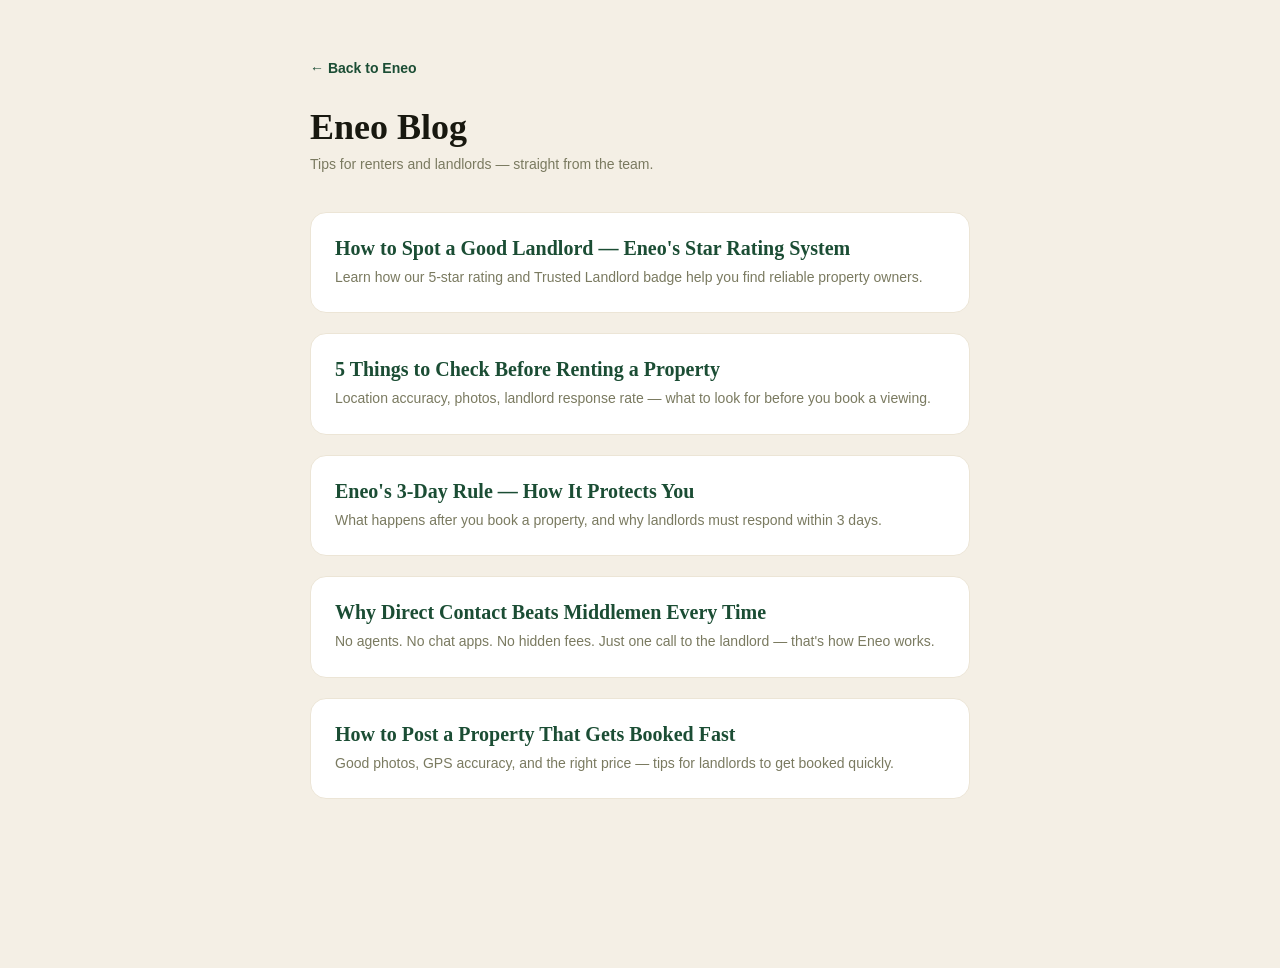
<file: blog.html>
<!DOCTYPE html>
<html lang="en">
<head>
  <meta charset="UTF-8">
  <meta name="viewport" content="width=device-width, initial-scale=1.0">
  <title>Eneo Blog — Tips for Renters & Landlords</title>
  <link rel="stylesheet" href="css/styles.css">
  <style>
    .blog-page { max-width: 700px; margin: 0 auto; padding: 60px 20px; font-family: 'Outfit', sans-serif; color: var(--ink); }
    .blog-page h1 { font-family: 'Playfair Display', serif; font-size: 36px; margin-bottom: 8px; }
    .blog-page .sub { color: var(--text3); margin-bottom: 40px; }
    .blog-post { background: var(--white); border: 1px solid var(--cream2); border-radius: 16px; padding: 24px; margin-bottom: 20px; cursor: pointer; transition: box-shadow .2s; }
    .blog-post:hover { box-shadow: var(--sh2); }
    .blog-post h2 { font-family: 'Playfair Display', serif; font-size: 20px; margin-bottom: 6px; color: var(--forest); }
    .blog-post p { color: var(--text3); font-size: 14px; line-height: 1.6; }
    .back-link { display: inline-block; margin-bottom: 30px; color: var(--forest); font-weight: 600; text-decoration: none; }
    /* Dark mode */
    html.dark .blog-post { background: var(--white); border-color: rgba(74,184,122,.1); }
    html.dark .blog-post h2 { color: var(--forest2); }
    html.dark .blog-post p { color: var(--text3); }
  </style>
</head>
<body style="background:var(--cream); min-height:100vh; overflow-y:auto;">

<div class="blog-page">
  <a href="index.html" class="back-link">← Back to Eneo</a>
  <h1>Eneo Blog</h1>
  <p class="sub">Tips for renters and landlords — straight from the team.</p>

  <div class="blog-post" onclick="location.href='blog/spot-good-landlord.html'">
    <h2>How to Spot a Good Landlord — Eneo's Star Rating System</h2>
    <p>Learn how our 5-star rating and Trusted Landlord badge help you find reliable property owners.</p>
  </div>

  <div class="blog-post" onclick="location.href='blog/5-things-before-renting.html'">
    <h2>5 Things to Check Before Renting a Property</h2>
    <p>Location accuracy, photos, landlord response rate — what to look for before you book a viewing.</p>
  </div>

  <div class="blog-post" onclick="location.href='blog/3-day-rule.html'">
    <h2>Eneo's 3-Day Rule — How It Protects You</h2>
    <p>What happens after you book a property, and why landlords must respond within 3 days.</p>
  </div>

  <div class="blog-post" onclick="location.href='blog/direct-contact.html'">
    <h2>Why Direct Contact Beats Middlemen Every Time</h2>
    <p>No agents. No chat apps. No hidden fees. Just one call to the landlord — that's how Eneo works.</p>
  </div>

  <div class="blog-post" onclick="location.href='blog/post-property-fast.html'">
    <h2>How to Post a Property That Gets Booked Fast</h2>
    <p>Good photos, GPS accuracy, and the right price — tips for landlords to get booked quickly.</p>
  </div>
</div>

<footer style="text-align:center;padding:32px 20px 20px;font-size:11px;color:var(--text4);opacity:.95;letter-spacing:.3px;line-height:1.7;">
  <span>© 2026 <span style="font-weight:500;">itskelvin44-lab</span> Devs Org.</span><br>
  <span>From a developer who believes in the ones building a life, one home at a time.</span>
</footer>
</body>
</html>
</file>
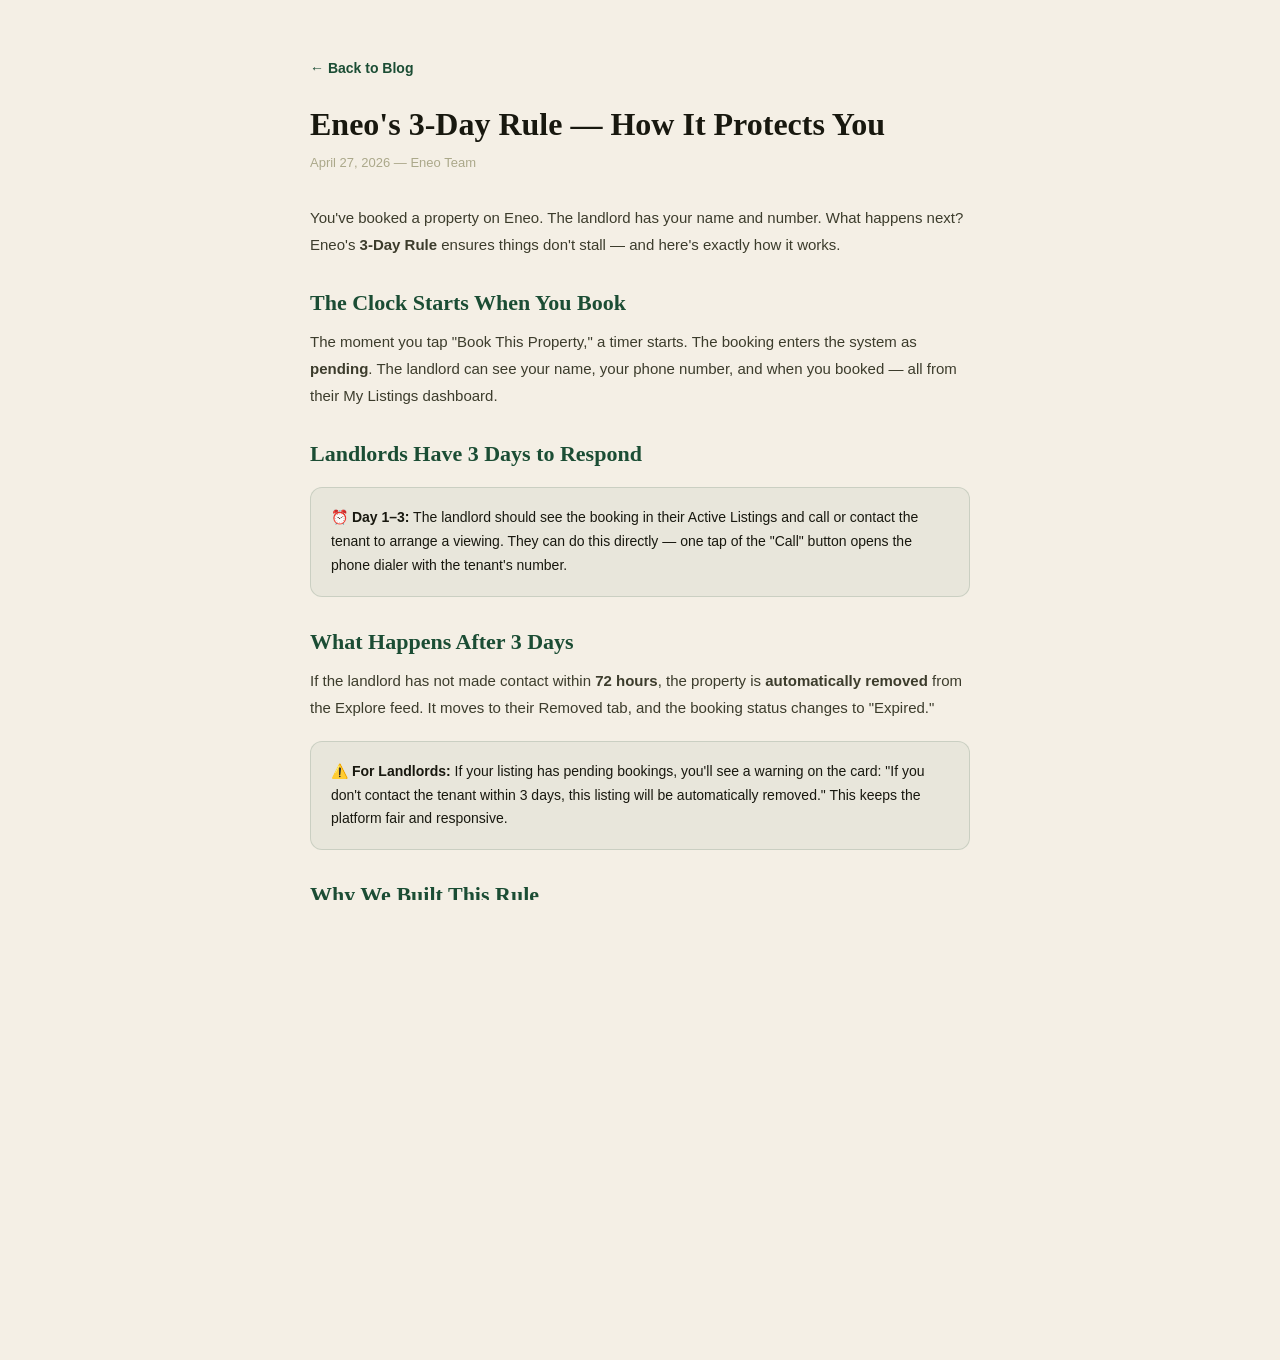
<file: blog/3-day-rule.html>
<!DOCTYPE html>
<html lang="en">
<head>
  <meta charset="UTF-8">
  <meta name="viewport" content="width=device-width, initial-scale=1.0">
  <title>Eneo's 3-Day Rule — Eneo Blog</title>
  <link rel="stylesheet" href="../css/styles.css">
  <style>
    .post-page { max-width: 700px; margin: 0 auto; padding: 60px 20px; font-family: 'Outfit', sans-serif; color: var(--ink); }
    .post-page h1 { font-family: 'Playfair Display', serif; font-size: 32px; margin-bottom: 8px; }
    .post-page .date { color: var(--text4); font-size: 13px; margin-bottom: 30px; }
    .post-page p { font-size: 15px; line-height: 1.8; color: var(--text2); margin-bottom: 18px; }
    .post-page h2 { font-family: 'Playfair Display', serif; font-size: 22px; margin: 32px 0 12px; color: var(--forest); }
    .back-link { display: inline-block; margin-bottom: 30px; color: var(--forest); font-weight: 600; text-decoration: none; }
    .highlight-box { background: rgba(27,77,52,.05); border: 1px solid rgba(27,77,52,.15); border-radius: 12px; padding: 18px 20px; margin: 20px 0; font-size: 14px; line-height: 1.7; }
    html.dark .post-page { color: var(--ink); }
    html.dark .post-page p { color: var(--text2); }
    html.dark .highlight-box { background: rgba(74,184,122,.06); border-color: rgba(74,184,122,.15); }
  </style>
</head>
<body style="background:var(--cream); min-height:100vh; overflow-y:auto;"></body>
<div class="post-page">
  <a href="../blog.html" class="back-link">← Back to Blog</a>
  <h1>Eneo's 3-Day Rule — How It Protects You</h1>
  <p class="date">April 27, 2026 — Eneo Team</p>

  <p>You've booked a property on Eneo. The landlord has your name and number. What happens next? Eneo's <strong>3-Day Rule</strong> ensures things don't stall — and here's exactly how it works.</p>

  <h2>The Clock Starts When You Book</h2>
  <p>The moment you tap "Book This Property," a timer starts. The booking enters the system as <strong>pending</strong>. The landlord can see your name, your phone number, and when you booked — all from their My Listings dashboard.</p>

  <h2>Landlords Have 3 Days to Respond</h2>
  <div class="highlight-box">
    <strong>⏰ Day 1–3:</strong> The landlord should see the booking in their Active Listings and call or contact the tenant to arrange a viewing. They can do this directly — one tap of the "Call" button opens the phone dialer with the tenant's number.
  </div>

  <h2>What Happens After 3 Days</h2>
  <p>If the landlord has not made contact within <strong>72 hours</strong>, the property is <strong>automatically removed</strong> from the Explore feed. It moves to their Removed tab, and the booking status changes to "Expired."</p>

  <div class="highlight-box">
    <strong>⚠️ For Landlords:</strong> If your listing has pending bookings, you'll see a warning on the card: "If you don't contact the tenant within 3 days, this listing will be automatically removed." This keeps the platform fair and responsive.
  </div>

  <h2>Why We Built This Rule</h2>
  <p>Without the 3-Day Rule, a property could sit "booked" forever while the landlord ignores it. Tenants would be left waiting. The feed would fill up with unavailable listings. The rule ensures that every listing on Eneo is either actively managed or removed.</p>

  <h2>Can a Landlord Restore a Removed Property?</h2>
  <p>Yes. If a property is removed (whether by the 3-Day Rule or manually), the landlord can restore it with one tap from the Removed tab. It goes right back to Active and reappears in the Explore feed.</p>

  <p style="margin-top:40px;"><a href="../blog.html" style="color:var(--forest);font-weight:600;">← More articles on the Eneo Blog</a></p>
</div>
<footer style="text-align:center;padding:32px 20px 20px;font-size:11px;color:var(--text4);opacity:.95;letter-spacing:.3px;line-height:1.7;">
  <span>© 2026 <span style="font-weight:500;">itskelvin44-lab</span> Devs Org.</span><br>
  <span>From a developer who believes in the ones building a life, one home at a time.</span>
</footer>
</body>
</html>
</file>
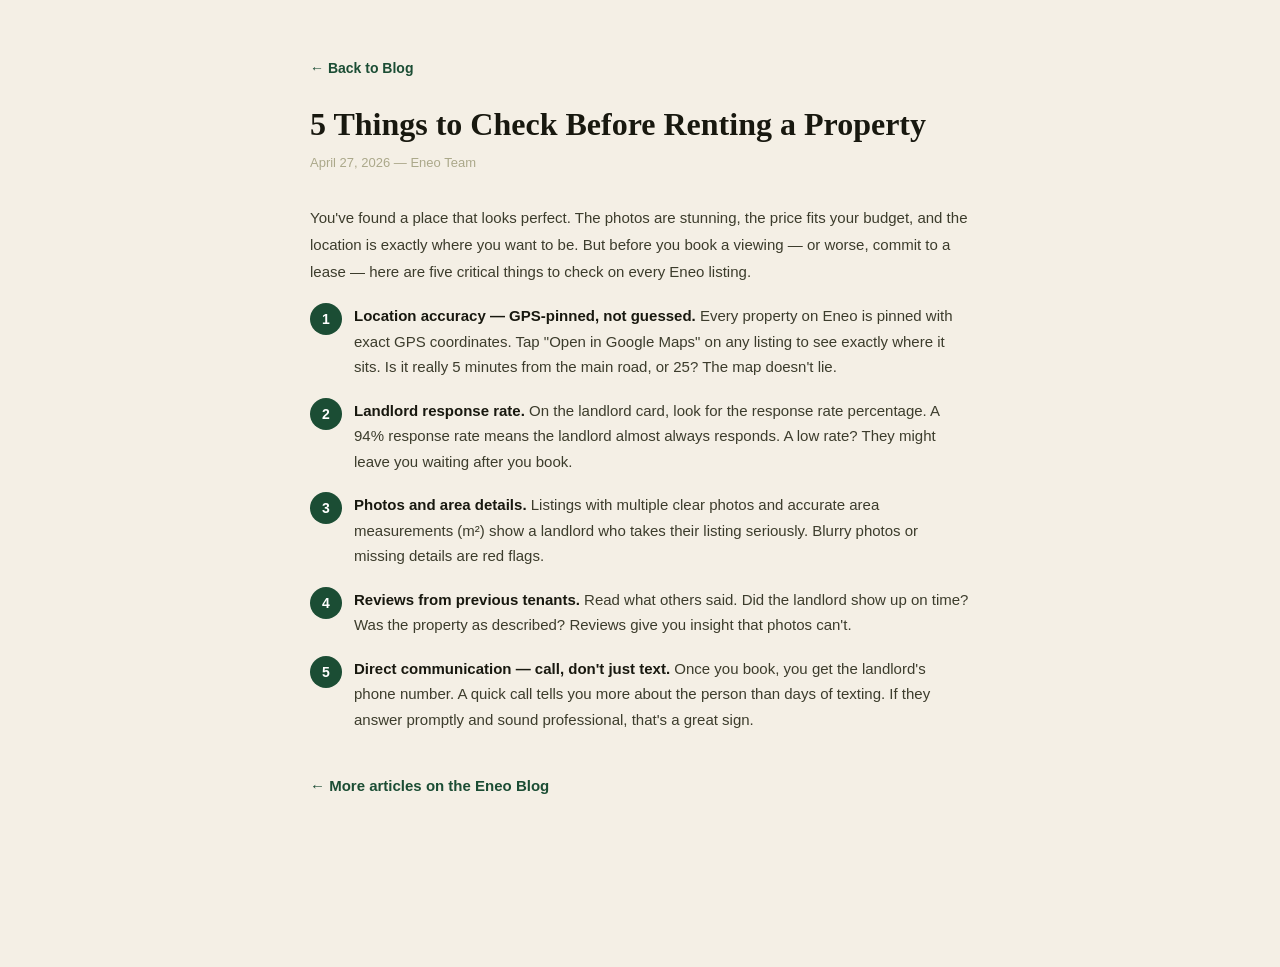
<file: blog/5-things-before-renting.html>
<!DOCTYPE html>
<html lang="en">
<head>
  <meta charset="UTF-8">
  <meta name="viewport" content="width=device-width, initial-scale=1.0">
  <title>5 Things to Check Before Renting — Eneo Blog</title>
  <link rel="stylesheet" href="../css/styles.css">
  <style>
    .post-page { max-width: 700px; margin: 0 auto; padding: 60px 20px; font-family: 'Outfit', sans-serif; color: var(--ink); }
    .post-page h1 { font-family: 'Playfair Display', serif; font-size: 32px; margin-bottom: 8px; }
    .post-page .date { color: var(--text4); font-size: 13px; margin-bottom: 30px; }
    .post-page p { font-size: 15px; line-height: 1.8; color: var(--text2); margin-bottom: 18px; }
    .post-page h2 { font-family: 'Playfair Display', serif; font-size: 22px; margin: 32px 0 12px; color: var(--forest); }
    .back-link { display: inline-block; margin-bottom: 30px; color: var(--forest); font-weight: 600; text-decoration: none; }
    .tip { display: flex; gap: 12px; margin-bottom: 18px; align-items: flex-start; }
    .tip-num { width: 32px; height: 32px; border-radius: 50%; background: var(--forest); color: #fff; display: flex; align-items: center; justify-content: center; font-weight: 700; font-size: 14px; flex-shrink: 0; }
    .tip-text { font-size: 15px; line-height: 1.7; color: var(--text2); }
    .tip-text strong { color: var(--ink); }
    html.dark .post-page { color: var(--ink); }
    html.dark .post-page p, html.dark .tip-text { color: var(--text2); }
  </style>
</head>
<body style="background:var(--cream); min-height:100vh; overflow-y:auto;">
<div class="post-page">
  <a href="../blog.html" class="back-link">← Back to Blog</a>
  <h1>5 Things to Check Before Renting a Property</h1>
  <p class="date">April 27, 2026 — Eneo Team</p>

  <p>You've found a place that looks perfect. The photos are stunning, the price fits your budget, and the location is exactly where you want to be. But before you book a viewing — or worse, commit to a lease — here are five critical things to check on every Eneo listing.</p>

  <div class="tip">
    <div class="tip-num">1</div>
    <div class="tip-text"><strong>Location accuracy — GPS-pinned, not guessed.</strong> Every property on Eneo is pinned with exact GPS coordinates. Tap "Open in Google Maps" on any listing to see exactly where it sits. Is it really 5 minutes from the main road, or 25? The map doesn't lie.</div>
  </div>

  <div class="tip">
    <div class="tip-num">2</div>
    <div class="tip-text"><strong>Landlord response rate.</strong> On the landlord card, look for the response rate percentage. A 94% response rate means the landlord almost always responds. A low rate? They might leave you waiting after you book.</div>
  </div>

  <div class="tip">
    <div class="tip-num">3</div>
    <div class="tip-text"><strong>Photos and area details.</strong> Listings with multiple clear photos and accurate area measurements (m²) show a landlord who takes their listing seriously. Blurry photos or missing details are red flags.</div>
  </div>

  <div class="tip">
    <div class="tip-num">4</div>
    <div class="tip-text"><strong>Reviews from previous tenants.</strong> Read what others said. Did the landlord show up on time? Was the property as described? Reviews give you insight that photos can't.</div>
  </div>

  <div class="tip">
    <div class="tip-num">5</div>
    <div class="tip-text"><strong>Direct communication — call, don't just text.</strong> Once you book, you get the landlord's phone number. A quick call tells you more about the person than days of texting. If they answer promptly and sound professional, that's a great sign.</div>
  </div>

  <p style="margin-top:40px;"><a href="../blog.html" style="color:var(--forest);font-weight:600;">← More articles on the Eneo Blog</a></p>
</div>
<footer style="text-align:center;padding:32px 20px 20px;font-size:11px;color:var(--text4);opacity:.95;letter-spacing:.3px;line-height:1.7;">
  <span>© 2026 <span style="font-weight:500;">itskelvin44-lab</span> Devs Org.</span><br>
  <span>From a developer who believes in the ones building a life, one home at a time.</span>
</footer>
</body>
</html>
</file>
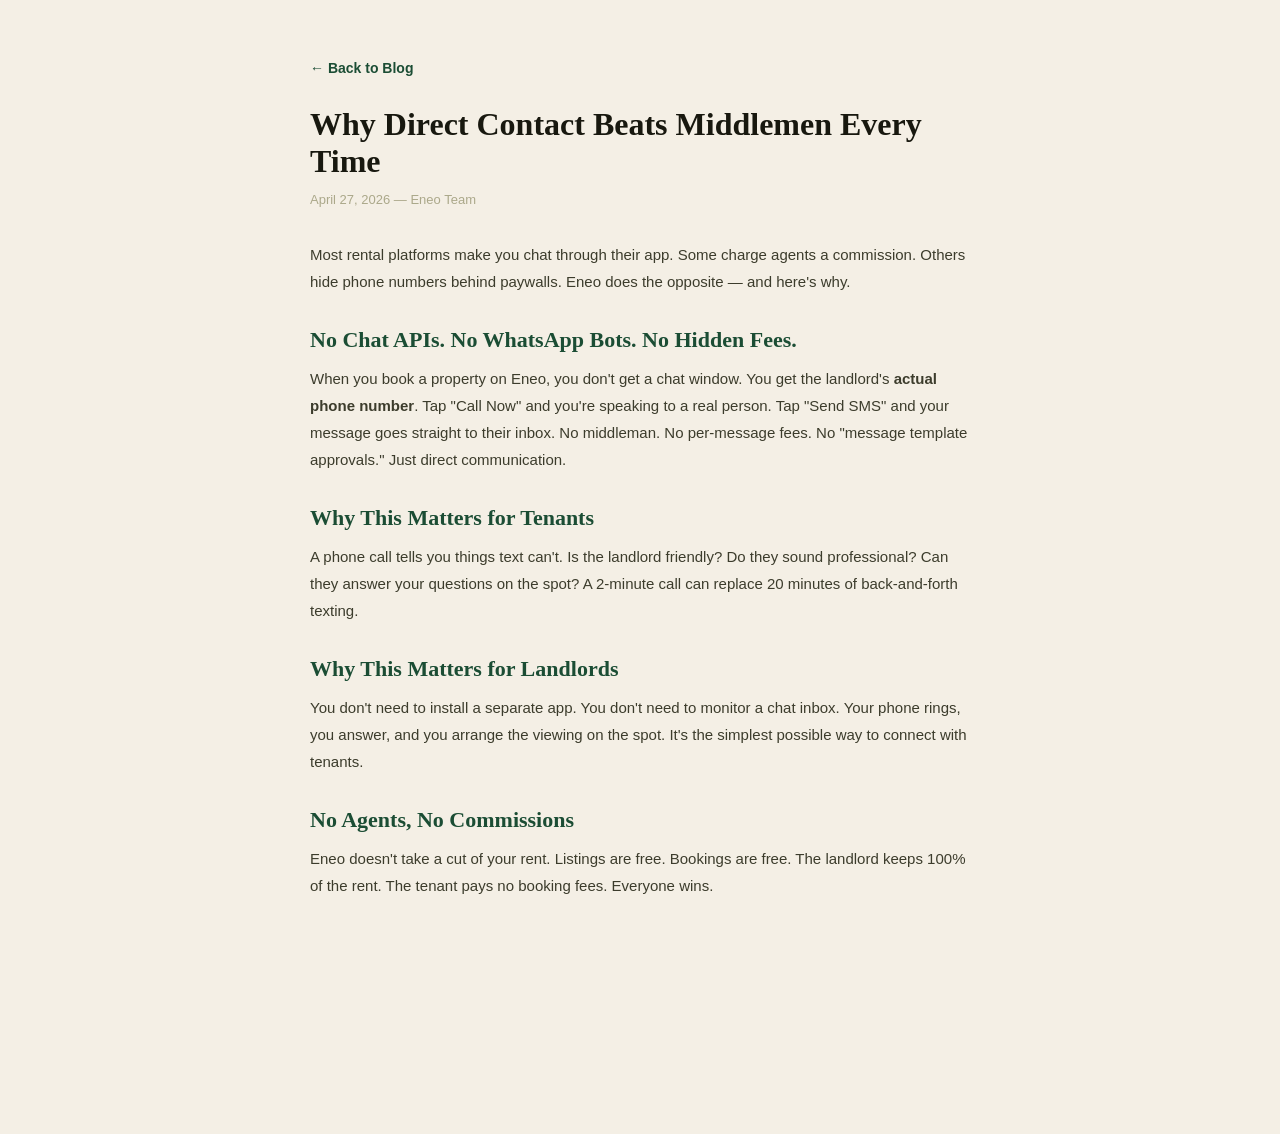
<file: blog/direct-contact.html>
<!DOCTYPE html>
<html lang="en">
<head>
  <meta charset="UTF-8">
  <meta name="viewport" content="width=device-width, initial-scale=1.0">
  <title>Why Direct Contact Wins — Eneo Blog</title>
  <link rel="stylesheet" href="../css/styles.css">
  <style>
    .post-page { max-width: 700px; margin: 0 auto; padding: 60px 20px; font-family: 'Outfit', sans-serif; color: var(--ink); }
    .post-page h1 { font-family: 'Playfair Display', serif; font-size: 32px; margin-bottom: 8px; }
    .post-page .date { color: var(--text4); font-size: 13px; margin-bottom: 30px; }
    .post-page p { font-size: 15px; line-height: 1.8; color: var(--text2); margin-bottom: 18px; }
    .post-page h2 { font-family: 'Playfair Display', serif; font-size: 22px; margin: 32px 0 12px; color: var(--forest); }
    .back-link { display: inline-block; margin-bottom: 30px; color: var(--forest); font-weight: 600; text-decoration: none; }
    html.dark .post-page { color: var(--ink); }
    html.dark .post-page p { color: var(--text2); }
  </style>
</head>
<body style="background:var(--cream); min-height:100vh; overflow-y:auto;">
<div class="post-page">
  <a href="../blog.html" class="back-link">← Back to Blog</a>
  <h1>Why Direct Contact Beats Middlemen Every Time</h1>
  <p class="date">April 27, 2026 — Eneo Team</p>

  <p>Most rental platforms make you chat through their app. Some charge agents a commission. Others hide phone numbers behind paywalls. Eneo does the opposite — and here's why.</p>

  <h2>No Chat APIs. No WhatsApp Bots. No Hidden Fees.</h2>
  <p>When you book a property on Eneo, you don't get a chat window. You get the landlord's <strong>actual phone number</strong>. Tap "Call Now" and you're speaking to a real person. Tap "Send SMS" and your message goes straight to their inbox. No middleman. No per-message fees. No "message template approvals." Just direct communication.</p>

  <h2>Why This Matters for Tenants</h2>
  <p>A phone call tells you things text can't. Is the landlord friendly? Do they sound professional? Can they answer your questions on the spot? A 2-minute call can replace 20 minutes of back-and-forth texting.</p>

  <h2>Why This Matters for Landlords</h2>
  <p>You don't need to install a separate app. You don't need to monitor a chat inbox. Your phone rings, you answer, and you arrange the viewing on the spot. It's the simplest possible way to connect with tenants.</p>

  <h2>No Agents, No Commissions</h2>
  <p>Eneo doesn't take a cut of your rent. Listings are free. Bookings are free. The landlord keeps 100% of the rent. The tenant pays no booking fees. Everyone wins.</p>

  <p style="margin-top:40px;"><a href="../blog.html" style="color:var(--forest);font-weight:600;">← More articles on the Eneo Blog</a></p>
</div>
<footer style="text-align:center;padding:32px 20px 20px;font-size:11px;color:var(--text4);opacity:.95;letter-spacing:.3px;line-height:1.7;">
  <span>© 2026 <span style="font-weight:500;">itskelvin44-lab</span> Devs Org.</span><br>
  <span>From a developer who believes in the ones building a life, one home at a time.</span>
</footer>
</body>
</html>
</file>
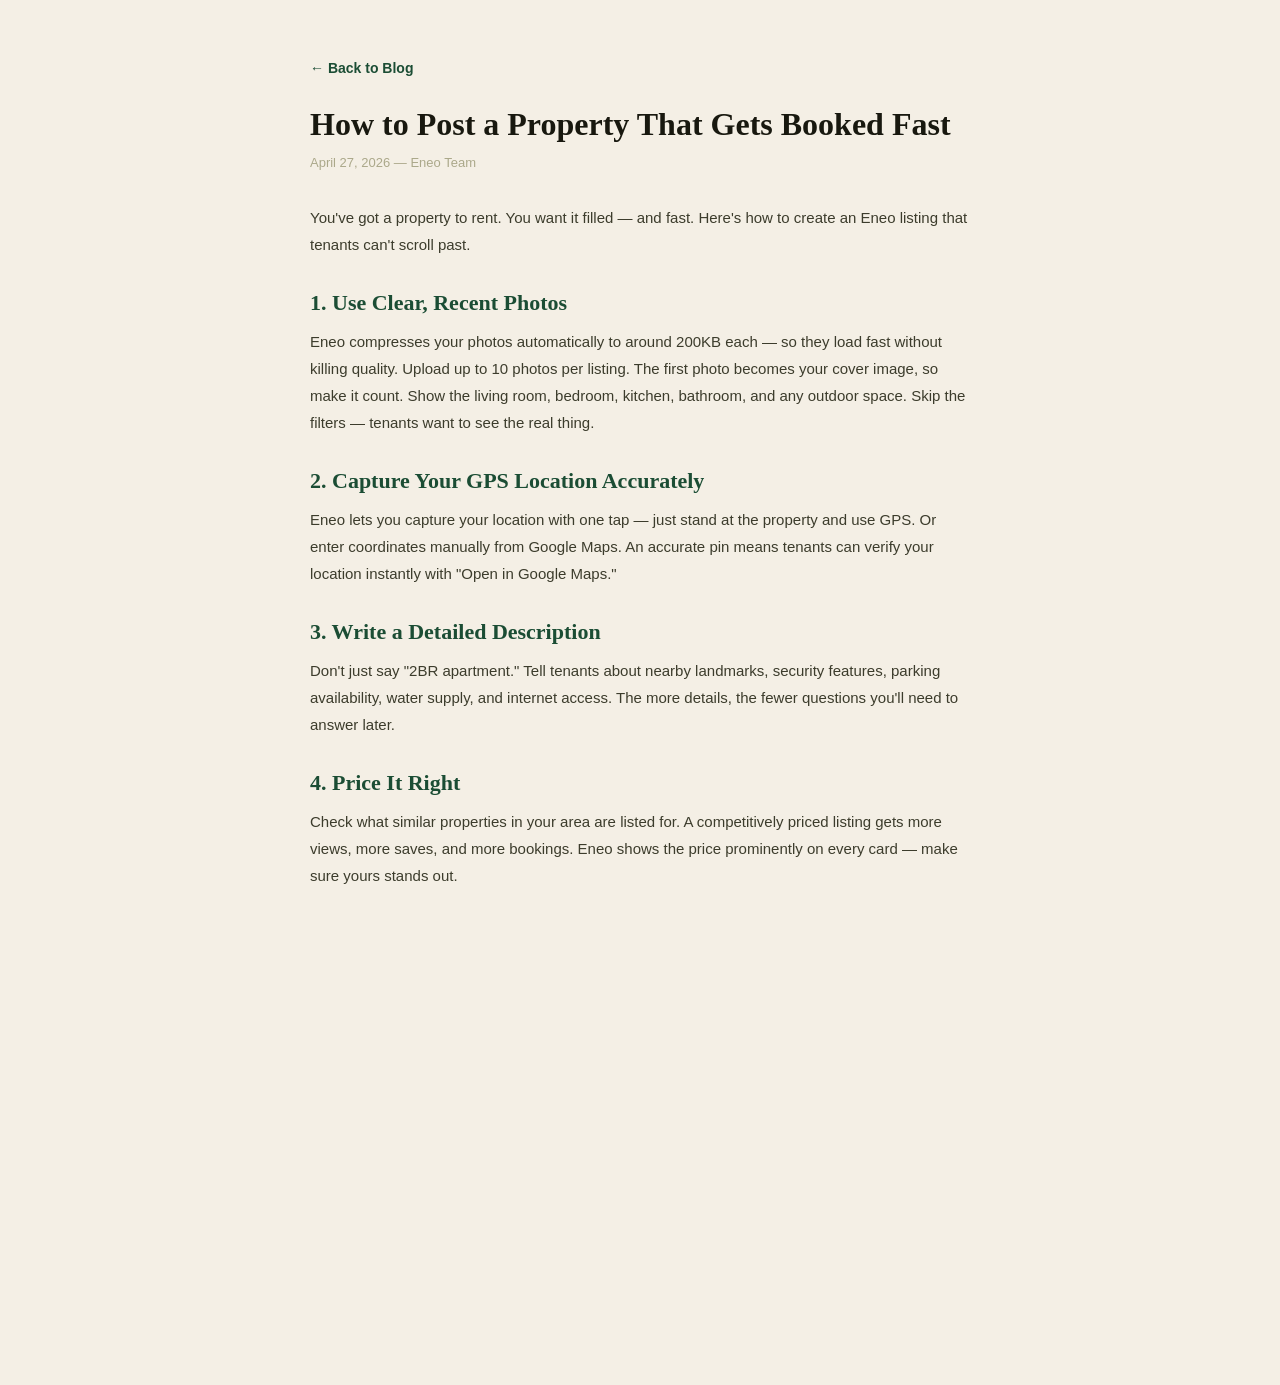
<file: blog/post-property-fast.html>
<!DOCTYPE html>
<html lang="en">
<head>
  <meta charset="UTF-8">
  <meta name="viewport" content="width=device-width, initial-scale=1.0">
  <title>Post a Property That Gets Booked Fast — Eneo Blog</title>
  <link rel="stylesheet" href="../css/styles.css">
  <style>
    .post-page { max-width: 700px; margin: 0 auto; padding: 60px 20px; font-family: 'Outfit', sans-serif; color: var(--ink); }
    .post-page h1 { font-family: 'Playfair Display', serif; font-size: 32px; margin-bottom: 8px; }
    .post-page .date { color: var(--text4); font-size: 13px; margin-bottom: 30px; }
    .post-page p { font-size: 15px; line-height: 1.8; color: var(--text2); margin-bottom: 18px; }
    .post-page h2 { font-family: 'Playfair Display', serif; font-size: 22px; margin: 32px 0 12px; color: var(--forest); }
    .back-link { display: inline-block; margin-bottom: 30px; color: var(--forest); font-weight: 600; text-decoration: none; }
    .highlight-box { background: rgba(27,77,52,.05); border: 1px solid rgba(27,77,52,.15); border-radius: 12px; padding: 18px 20px; margin: 20px 0; font-size: 14px; line-height: 1.7; }
    html.dark .post-page { color: var(--ink); }
    html.dark .post-page p { color: var(--text2); }
    html.dark .highlight-box { background: rgba(74,184,122,.06); border-color: rgba(74,184,122,.15); }
  </style>
</head>
<body style="background:var(--cream); min-height:100vh; overflow-y:auto;">
<div class="post-page">
  <a href="../blog.html" class="back-link">← Back to Blog</a>
  <h1>How to Post a Property That Gets Booked Fast</h1>
  <p class="date">April 27, 2026 — Eneo Team</p>

  <p>You've got a property to rent. You want it filled — and fast. Here's how to create an Eneo listing that tenants can't scroll past.</p>

  <h2>1. Use Clear, Recent Photos</h2>
  <p>Eneo compresses your photos automatically to around 200KB each — so they load fast without killing quality. Upload up to 10 photos per listing. The first photo becomes your cover image, so make it count. Show the living room, bedroom, kitchen, bathroom, and any outdoor space. Skip the filters — tenants want to see the real thing.</p>

  <h2>2. Capture Your GPS Location Accurately</h2>
  <p>Eneo lets you capture your location with one tap — just stand at the property and use GPS. Or enter coordinates manually from Google Maps. An accurate pin means tenants can verify your location instantly with "Open in Google Maps."</p>

  <h2>3. Write a Detailed Description</h2>
  <p>Don't just say "2BR apartment." Tell tenants about nearby landmarks, security features, parking availability, water supply, and internet access. The more details, the fewer questions you'll need to answer later.</p>

  <h2>4. Price It Right</h2>
  <p>Check what similar properties in your area are listed for. A competitively priced listing gets more views, more saves, and more bookings. Eneo shows the price prominently on every card — make sure yours stands out.</p>

  <h2>5. Respond Quickly</h2>
  <div class="highlight-box">
    <strong>⚠️ Remember Eneo's 3-Day Rule:</strong> If a tenant books your property and you don't contact them within 3 days, the listing is automatically removed. Fast responses keep your listing active and your reputation strong.
  </div>

  <p>That's it. Fill in the details, add your photos, capture your location, and post. Eneo does the rest — no fees, no agents, no hidden costs.</p>

  <p style="margin-top:40px;"><a href="../blog.html" style="color:var(--forest);font-weight:600;">← More articles on the Eneo Blog</a></p>
</div>
<footer style="text-align:center;padding:32px 20px 20px;font-size:11px;color:var(--text4);opacity:.95;letter-spacing:.3px;line-height:1.7;">
  <span>© 2026 <span style="font-weight:500;">itskelvin44-lab</span> Devs Org.</span><br>
  <span>From a developer who believes in the ones building a life, one home at a time.</span>
</footer>
</body>
</html>
</file>
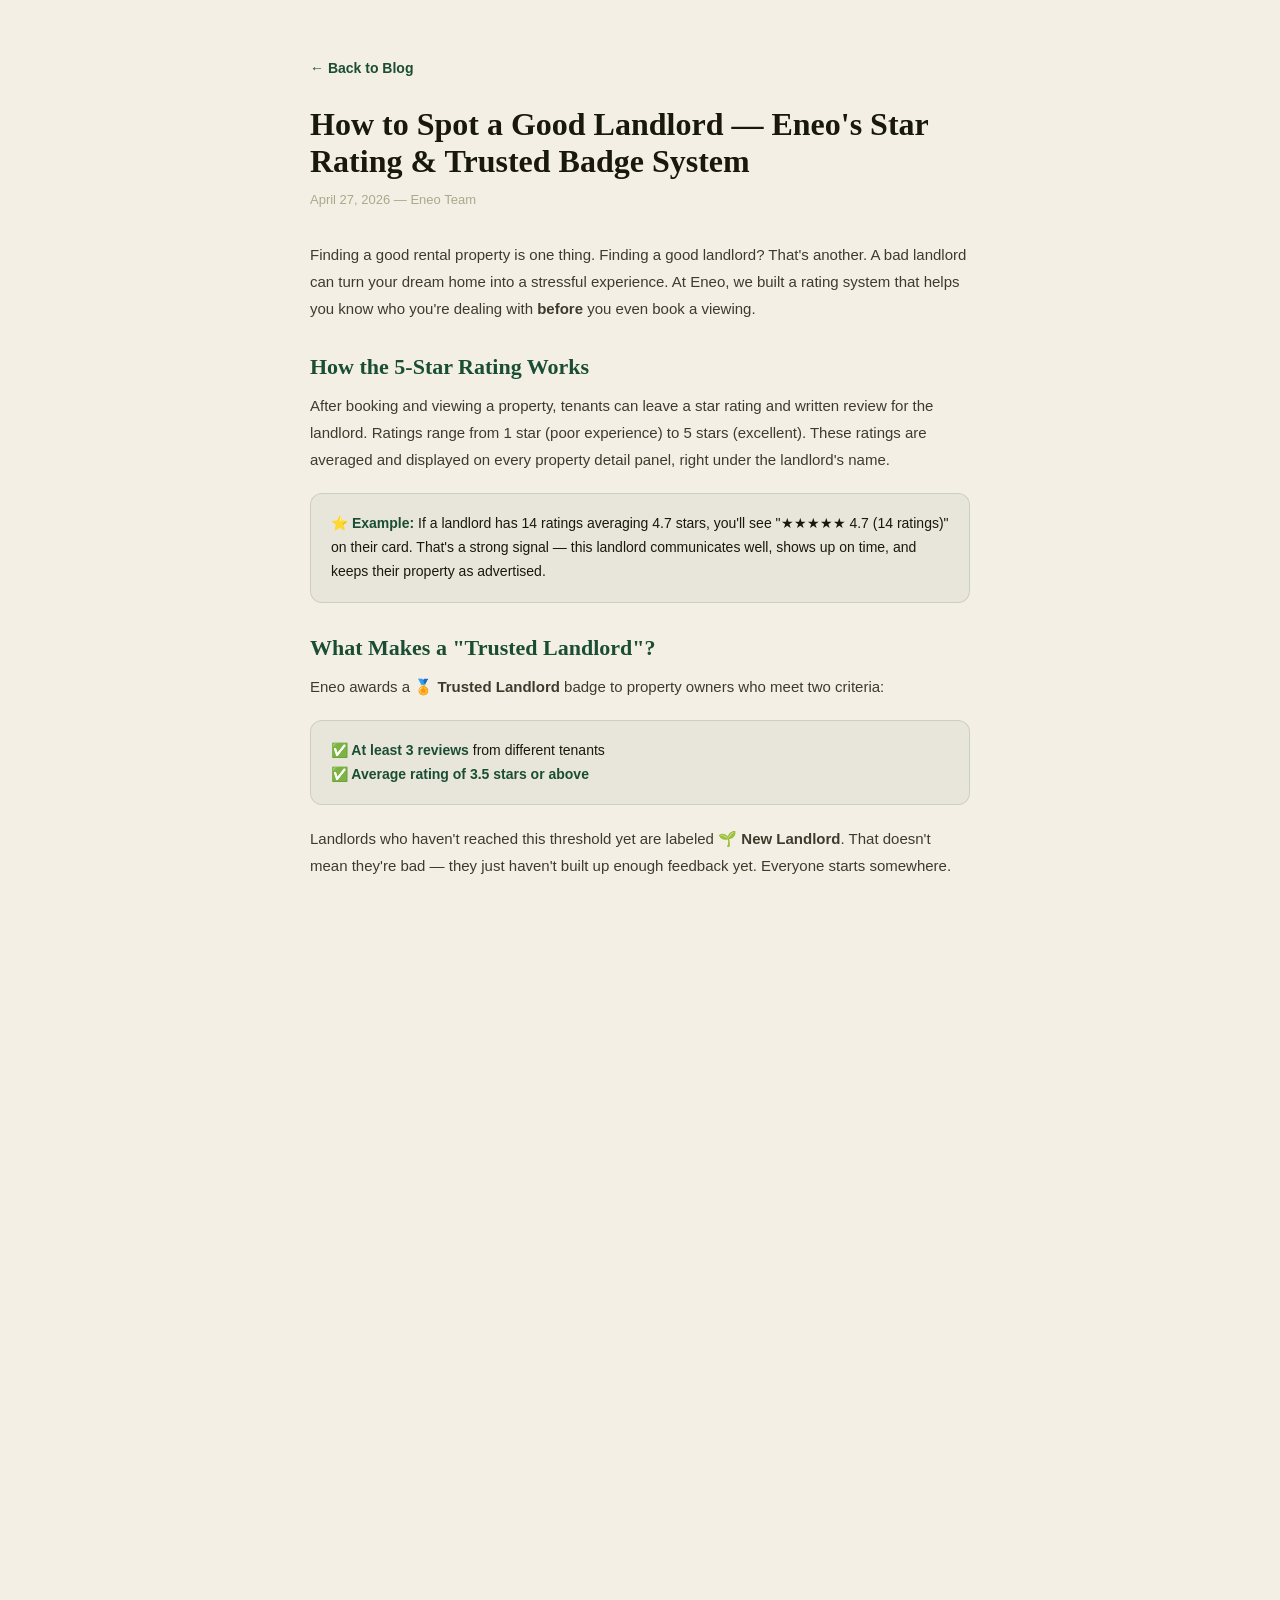
<file: blog/spot-good-landlord.html>
<!DOCTYPE html>
<html lang="en">
<head>
  <meta charset="UTF-8">
  <meta name="viewport" content="width=device-width, initial-scale=1.0">
  <title>How to Spot a Good Landlord — Eneo Blog</title>
  <link rel="stylesheet" href="../css/styles.css">
  <style>
    .post-page { max-width: 700px; margin: 0 auto; padding: 60px 20px; font-family: 'Outfit', sans-serif; color: var(--ink); }
    .post-page h1 { font-family: 'Playfair Display', serif; font-size: 32px; margin-bottom: 8px; }
    .post-page .date { color: var(--text4); font-size: 13px; margin-bottom: 30px; }
    .post-page p { font-size: 15px; line-height: 1.8; color: var(--text2); margin-bottom: 18px; }
    .post-page h2 { font-family: 'Playfair Display', serif; font-size: 22px; margin: 32px 0 12px; color: var(--forest); }
    .back-link { display: inline-block; margin-bottom: 30px; color: var(--forest); font-weight: 600; text-decoration: none; }
    .highlight-box { background: rgba(27,77,52,.05); border: 1px solid rgba(27,77,52,.15); border-radius: 12px; padding: 18px 20px; margin: 20px 0; font-size: 14px; line-height: 1.7; }
    .highlight-box strong { color: var(--forest); }
    html.dark .post-page { color: var(--ink); }
    html.dark .post-page p { color: var(--text2); }
    html.dark .highlight-box { background: rgba(74,184,122,.06); border-color: rgba(74,184,122,.15); }
  </style>
</head>
<body style="background:var(--cream); min-height:100vh; overflow-y:auto;">

<div class="post-page">
  <a href="../blog.html" class="back-link">← Back to Blog</a>
  <h1>How to Spot a Good Landlord — Eneo's Star Rating & Trusted Badge System</h1>
  <p class="date">April 27, 2026 — Eneo Team</p>

  <p>Finding a good rental property is one thing. Finding a good landlord? That's another. A bad landlord can turn your dream home into a stressful experience. At Eneo, we built a rating system that helps you know who you're dealing with <strong>before</strong> you even book a viewing.</p>

  <h2>How the 5-Star Rating Works</h2>

  <p>After booking and viewing a property, tenants can leave a star rating and written review for the landlord. Ratings range from 1 star (poor experience) to 5 stars (excellent). These ratings are averaged and displayed on every property detail panel, right under the landlord's name.</p>

  <div class="highlight-box">
    <strong>⭐ Example:</strong> If a landlord has 14 ratings averaging 4.7 stars, you'll see "★★★★★ 4.7 (14 ratings)" on their card. That's a strong signal — this landlord communicates well, shows up on time, and keeps their property as advertised.
  </div>

  <h2>What Makes a "Trusted Landlord"?</h2>

  <p>Eneo awards a <strong>🏅 Trusted Landlord</strong> badge to property owners who meet two criteria:</p>

  <div class="highlight-box">
    <strong>✅ At least 3 reviews</strong> from different tenants<br>
    <strong>✅ Average rating of 3.5 stars or above</strong>
  </div>

  <p>Landlords who haven't reached this threshold yet are labeled <strong>🌱 New Landlord</strong>. That doesn't mean they're bad — they just haven't built up enough feedback yet. Everyone starts somewhere.</p>

  <h2>Why Rating Landlords Matters</h2>

  <p>Every review you leave helps the next tenant. A landlord with consistent 5-star reviews is likely to be responsive, honest about their property, and easy to communicate with. A landlord with multiple 1-star reviews? You might want to think twice.</p>

  <p>It also motivates landlords to be better. When they know their reputation is public, they're more likely to respond quickly, keep their listings accurate, and treat tenants with respect.</p>

  <h2>What We Show on Every Landlord Card</h2>

  <p>When you open a property on Eneo, the landlord card shows:</p>

  <div class="highlight-box">
    <strong>👤 Name & initials</strong> — so you know who you're dealing with<br>
    <strong>⭐ Average star rating</strong> — from real tenant reviews<br>
    <strong>🏅 Trusted or New Landlord badge</strong> — at a glance reputation<br>
    <strong>📊 Stats:</strong> properties posted, bookings completed, response rate<br>
    <strong>💬 Recent reviews</strong> — what other tenants actually said
  </div>

  <p>This transparency means you're never booking blind. Before you even make the call, you have a clear picture of who owns the property.</p>

  <h2>Tips for Tenants</h2>

  <p>🔹 Always check the landlord card before booking.<br>
  🔹 Look for the Trusted badge — it's earned, not given.<br>
  🔹 Read the reviews. What are tenants saying about communication and property accuracy?<br>
  🔹 After your viewing, leave a review. Your experience helps the whole community.</p>

  <p style="margin-top:40px;"><a href="../blog.html" style="color:var(--forest);font-weight:600;">← More articles on the Eneo Blog</a></p>
</div>

<footer style="text-align:center;padding:32px 20px 20px;font-size:11px;color:var(--text4);opacity:.95;letter-spacing:.3px;line-height:1.7;">
  <span>© 2026 <span style="font-weight:500;">itskelvin44-lab</span> Devs Org.</span><br>
  <span>From a developer who believes in the ones building a life, one home at a time.</span>
</footer>
</body>
</html>
</file>
<file: css/styles.css>
/* ═══════════════════════════════════════════════
   ENEO — STYLES.CSS
   Single stylesheet for the entire application
   ═══════════════════════════════════════════════ */

/* ── CSS Custom Properties (Light Mode) ── */
:root {
  --cream: #f4efe5;
  --cream2: #ece5d6;
  --cream3: #ddd4be;
  --ink: #18180f;
  --ink2: #2a2a1e;
  --forest: #1b4d34;
  --forest2: #27694a;
  --forest3: #339963;
  --terra: #c4512a;
  --terra2: #e06438;
  --sand: #c9a24e;
  --sand2: #e4bf78;
  --text: #18180f;
  --text2: #3c3c2c;
  --text3: #7a7a60;
  --text4: #aba88a;
  --white: #ffffff;
  --sidebar: 260px;
  --r: 10px;
  --r2: 16px;
  --r3: 22px;
  --sh: 0 2px 16px rgba(24, 24, 15, .07);
  --sh2: 0 8px 40px rgba(24, 24, 15, .13);
  --sh3: 0 24px 60px rgba(24, 24, 15, .18);
}

/* ── Dark Mode ── */
html.dark {
  /* Surface layers: 3 distinct depths */
  --cream: #0e1712;
  /* page base — deepest */
  --cream2: #16211a;
  /* card / panel surface */
  --cream3: #1e2e24;
  /* elevated / hover surface */

  /* Text: cool green-tinted, not olive */
  --ink: #e4f0e8;
  --ink2: #c2d9ca;
  --text: #e4f0e8;
  --text2: #a8c8b4;
  --text3: #7aab90;
  --text4: #4e7a62;

  /* Accents: brighter so they read on dark */
  --forest: #4ab87a;
  --forest2: #5fd48e;
  --forest3: #7de8a8;
  --terra: #e8643a;
  --terra2: #f07848;
  --sand: #d4aa52;
  --sand2: #e8c870;

  /* White (card bg) is now the card-surface layer */
  --white: #16211a;

  /* Shadows deeper so cards float */
  --sh: 0 2px 12px rgba(0, 0, 0, .45);
  --sh2: 0 8px 32px rgba(0, 0, 0, .55);
  --sh3: 0 20px 56px rgba(0, 0, 0, .65);
}

/* ── Dark Mode Overrides ── */
html.dark #login-screen {
  background: radial-gradient(ellipse at 25% 50%, #0a1f12 0%, #060e09 70%);
}

html.dark .login-right {
  background: #0e1712;
}

html.dark .auth-tabs {
  background: #16211a;
  border-color: rgba(74, 184, 122, .15);
}

html.dark .field input {
  background: #16211a;
  color: var(--ink);
  border-color: rgba(74, 184, 122, .18);
}

html.dark .field input:focus {
  border-color: var(--forest);
  box-shadow: 0 0 0 3px rgba(74, 184, 122, .12);
}

html.dark .google-btn {
  background: #16211a;
  color: var(--ink);
  border-color: rgba(74, 184, 122, .18);
}

html.dark .auth-heading {
  color: var(--ink);
}

html.dark .auth-sub,
html.dark .l-tagline {
  color: rgba(164, 210, 185, .4);
}

html.dark ::-webkit-scrollbar-thumb {
  background: #1e2e24;
}

html.dark ::-webkit-scrollbar-thumb:hover {
  background: #2a4035;
}

html.dark .topbar {
  background: #16211a;
  border-color: rgba(74, 184, 122, .1);
  box-shadow: 0 1px 0 rgba(74, 184, 122, .06);
}

html.dark .sidebar {
  background: #13201a;
  border-color: rgba(74, 184, 122, .1);
}

html.dark .snav-btn {
  color: var(--text3);
}

html.dark .snav-btn:hover {
  background: rgba(74, 184, 122, .07);
  color: var(--ink2);
}

html.dark .snav-btn.active {
  background: rgba(74, 184, 122, .1);
  color: var(--forest2);
  border-left: 2.5px solid var(--forest2);
  padding-left: 11.5px;
}

html.dark .sb-logo {
  border-color: rgba(74, 184, 122, .1);
}

html.dark .sb-user {
  border-color: rgba(74, 184, 122, .1);
}

html.dark .sb-user:hover {
  background: rgba(74, 184, 122, .07);
}

html.dark .sb-user-name {
  color: var(--ink);
}

html.dark .sb-user-role {
  color: var(--text4);
}

html.dark .sb-logout:hover {
  background: rgba(232, 100, 58, .15);
  color: var(--terra);
}

html.dark .pcard {
  background: #16211a;
  border-color: rgba(74, 184, 122, .1);
  box-shadow: 0 3px 16px rgba(0, 0, 0, .5);
}

html.dark .pcard:hover {
  box-shadow: 0 8px 36px rgba(0, 0, 0, .6);
  border-color: rgba(74, 184, 122, .2);
}

html.dark .pcard-img {
  filter: brightness(.88) saturate(.95);
}

html.dark .pcard-overlay {
  background: linear-gradient(to bottom, transparent 30%, rgba(8, 18, 12, .65) 100%);
}

html.dark .pcard-body {
  background: #16211a;
}

html.dark .pcard-divider {
  background: rgba(74, 184, 122, .1);
}

html.dark .pcard-title {
  color: var(--ink);
}

html.dark .pcard-loc {
  color: var(--text3);
}

html.dark .pcard-price {
  color: var(--forest2);
}

html.dark .pcard-price small {
  color: var(--text4);
}

html.dark .pstat-val {
  color: var(--ink);
}

html.dark .pstat-lbl {
  color: var(--text4);
}

html.dark .pstat {
  border-color: rgba(74, 184, 122, .1);
}

html.dark .stat-card {
  background: #16211a;
  border-color: rgba(74, 184, 122, .1);
  box-shadow: 0 2px 12px rgba(0, 0, 0, .4);
}

html.dark .stat-val {
  color: var(--forest2);
}

html.dark .stat-lbl {
  color: var(--text4);
}

html.dark .feat-card {
  background: #16211a;
  border-color: rgba(74, 184, 122, .1);
  box-shadow: 0 2px 12px rgba(0, 0, 0, .4);
}

html.dark .feat-card:hover {
  box-shadow: 0 8px 28px rgba(0, 0, 0, .55);
  border-color: rgba(74, 184, 122, .22);
}

html.dark .feat-price {
  color: var(--ink);
}

html.dark .feat-sub {
  color: var(--text3);
}

html.dark .tbar-chip {
  background: #1e2e24;
  border-color: rgba(74, 184, 122, .15);
  color: var(--text2);
}

html.dark .tbar-chip:hover {
  border-color: var(--forest);
  color: var(--forest2);
}

html.dark .tbar-icon-btn {
  background: #1e2e24;
  color: var(--text3);
}

html.dark .tbar-icon-btn:hover {
  background: #2a4035;
}

html.dark .feed-greeting {
  color: var(--text3);
}

html.dark .feed-headline {
  color: var(--ink);
}

html.dark .feed-headline em {
  color: var(--forest2);
}

html.dark .search-bar {
  background: #16211a;
  border-color: rgba(74, 184, 122, .18);
}

html.dark .search-bar:focus-within {
  border-color: var(--forest);
  box-shadow: 0 0 0 3px rgba(74, 184, 122, .12);
}

html.dark .search-bar input {
  color: var(--ink);
}

html.dark .search-bar input::placeholder {
  color: var(--text4);
}

html.dark .filter-btn {
  background: #16211a;
  border-color: rgba(74, 184, 122, .18);
  color: var(--text2);
}

html.dark .filter-btn:hover {
  border-color: var(--forest);
  color: var(--forest2);
}

html.dark .filter-btn.on {
  background: var(--forest);
  border-color: var(--forest);
  color: #0e1712;
}

html.dark .notify-btn {
  background: #16211a;
  border-color: rgba(212, 170, 82, .3);
  color: var(--sand);
}

html.dark .notify-btn:hover,
html.dark .notify-btn.active {
  background: var(--sand);
  border-color: var(--sand);
  color: #0e1712;
}

html.dark .modal-card,
html.dark .coords-card,
html.dark .confirm-card {
  background: #16211a;
  border: 1px solid rgba(74, 184, 122, .12);
  box-shadow: 0 24px 64px rgba(0, 0, 0, .7);
}

html.dark .modal-hdr {
  border-color: rgba(74, 184, 122, .1);
}

html.dark .modal-hdr h3 {
  color: var(--ink);
}

html.dark .modal-x {
  color: var(--text3);
}

html.dark .modal-x:hover {
  background: rgba(74, 184, 122, .1);
  color: var(--ink);
}

html.dark .modal-footer {
  background: #16211a;
  border-color: rgba(74, 184, 122, .1);
}

html.dark .modal-bg {
  background: rgba(6, 14, 9, .8);
}

html.dark .filter-label {
  color: var(--text3);
}

html.dark .chip {
  background: #1e2e24;
  border-color: rgba(74, 184, 122, .15);
  color: var(--text3);
}

html.dark .chip:hover:not(.on) {
  border-color: rgba(74, 184, 122, .3);
  color: var(--text2);
}

html.dark .chip.on {
  background: rgba(74, 184, 122, .15);
  border-color: var(--forest);
  color: var(--forest2);
}

html.dark .county-chip {
  background: #1e2e24;
  border-color: rgba(74, 184, 122, .15);
  color: var(--text3);
}

html.dark .county-chip.on {
  background: rgba(74, 184, 122, .15);
  border-color: var(--forest);
  color: var(--forest2);
}

html.dark .filter-divider {
  color: var(--text4);
}

html.dark .filter-divider::before,
html.dark .filter-divider::after {
  background: rgba(74, 184, 122, .1);
}

html.dark .loc-filter-btn {
  background: rgba(74, 184, 122, .06);
  border-color: rgba(74, 184, 122, .2);
  color: var(--text2);
}

html.dark .loc-filter-btn:hover {
  border-color: var(--forest);
  color: var(--forest2);
}

html.dark .loc-filter-btn.active {
  border-color: var(--forest);
  background: rgba(74, 184, 122, .1);
  color: var(--forest2);
}

html.dark .filter-clear-btn {
  background: #1e2e24;
  border-color: rgba(74, 184, 122, .15);
  color: var(--text3);
}

html.dark .filter-apply-btn {
  background: var(--forest2);
  color: #0e1712;
}

html.dark .price-track-bg {
  background: #1e2e24;
}

html.dark .price-fill {
  background: var(--forest2);
}

html.dark .price-range::-webkit-slider-thumb {
  background: #16211a;
  border-color: var(--forest2);
}

html.dark .price-range::-moz-range-thumb {
  background: #16211a;
  border-color: var(--forest2);
}

html.dark .price-labels {
  color: var(--text4);
}

html.dark .price-input-box input {
  background: #1e2e24;
  border-color: rgba(74, 184, 122, .18);
  color: var(--ink);
}

html.dark .price-input-box input:focus {
  border-color: var(--forest);
  box-shadow: 0 0 0 3px rgba(74, 184, 122, .12);
}

html.dark .price-input-box label {
  color: var(--text4);
}

html.dark .price-input-prefix {
  color: var(--text4);
}

html.dark .price-sep {
  color: rgba(74, 184, 122, .2);
}

html.dark .notify-intro {
  background: rgba(212, 170, 82, .07);
  border-color: rgba(212, 170, 82, .15);
  color: var(--text2);
}

html.dark .notify-cancel-btn {
  background: #1e2e24;
  border-color: rgba(74, 184, 122, .15);
  color: var(--text3);
}

html.dark .notify-save-btn {
  background: var(--sand);
  color: #0e1712;
  box-shadow: 0 4px 18px rgba(212, 170, 82, .25);
}

html.dark .notify-footer {
  border-color: rgba(74, 184, 122, .1);
}

html.dark .notify-alert-item {
  background: #1e2e24;
  border-color: rgba(74, 184, 122, .12);
}

html.dark .notify-alert-label {
  color: var(--ink);
}

html.dark .notify-alert-sub {
  color: var(--text4);
}

html.dark .detail-overlay {
  background: rgba(6, 14, 9, .6);
}

html.dark .detail-panel {
  background: #16211a;
  border-color: rgba(74, 184, 122, .1);
  box-shadow: -8px 0 48px rgba(0, 0, 0, .7);
}

html.dark .detail-topbar {
  background: #16211a;
  border-color: rgba(74, 184, 122, .1);
}

html.dark .detail-topbar-title {
  color: var(--ink);
}

html.dark .detail-back,
html.dark .detail-share {
  color: var(--text3);
}

html.dark .detail-back:hover,
html.dark .detail-share:hover {
  background: rgba(74, 184, 122, .1);
  color: var(--ink);
}

html.dark .detail-body {
  background: #16211a;
}

html.dark .detail-price {
  color: var(--forest2);
}

html.dark .detail-title {
  color: var(--ink);
}

html.dark .detail-loc {
  color: var(--text3);
}

html.dark .detail-desc {
  color: var(--text2);
}

html.dark .detail-sec-label {
  color: var(--text4);
}

html.dark .detail-chips .chip {
  background: #1e2e24;
  border-color: rgba(74, 184, 122, .15);
  color: var(--text2);
}

html.dark .gallery-dots .gdot {
  background: rgba(228, 240, 232, .2);
}

html.dark .gallery-dots .gdot.active {
  background: var(--forest2);
}

html.dark .form-overlay {
  background: rgba(6, 14, 9, .65);
}

html.dark .form-panel {
  background: #16211a;
  border-color: rgba(74, 184, 122, .1);
  box-shadow: -8px 0 48px rgba(0, 0, 0, .7);
}

html.dark .form-topbar {
  background: #16211a;
  border-color: rgba(74, 184, 122, .1);
  color: var(--ink);
}

html.dark .form-topbar h2 {
  color: var(--ink);
}

html.dark .form-footer {
  background: #16211a;
  border-color: rgba(74, 184, 122, .1);
}

html.dark .fsec-title {
  color: var(--text4);
}

html.dark .flabel {
  color: var(--text3);
}

html.dark .finput {
  background: #1e2e24;
  border-color: rgba(74, 184, 122, .18);
  color: var(--ink);
}

html.dark .finput:focus {
  border-color: var(--forest);
  box-shadow: 0 0 0 3px rgba(74, 184, 122, .12);
}

html.dark .finput::placeholder {
  color: var(--text4);
}

html.dark .fhint {
  color: var(--text4);
}

html.dark .prefix {
  background: #1e2e24;
  border-color: rgba(74, 184, 122, .18);
  color: var(--text4);
}

html.dark .settings-card {
  background: #16211a;
  border-color: rgba(74, 184, 122, .1);
  box-shadow: 0 2px 12px rgba(0, 0, 0, .4);
}

html.dark .settings-card-head {
  border-color: rgba(74, 184, 122, .1);
}

html.dark .settings-card-head h3 {
  color: var(--ink);
}

html.dark .srow {
  border-color: rgba(74, 184, 122, .08);
}

html.dark .srow:hover {
  background: rgba(74, 184, 122, .05);
}

html.dark .srow-text strong {
  color: var(--ink);
}

html.dark .srow-text small {
  color: var(--text3);
}

html.dark .srow-val {
  color: var(--text2);
}

html.dark .srow-arrow {
  color: var(--text4);
}

html.dark .lcard {
  background: #16211a;
  border-color: rgba(74, 184, 122, .1);
  box-shadow: 0 2px 12px rgba(0, 0, 0, .4);
}

html.dark .lcard-head {
  border-color: rgba(74, 184, 122, .08);
}

html.dark .ltitle {
  color: var(--ink);
}

html.dark .lprice {
  color: var(--forest2);
}

html.dark .ldate {
  color: var(--text4);
}

html.dark .lcard-strip {
  background: rgba(74, 184, 122, .04);
  border-color: rgba(74, 184, 122, .08);
}

html.dark .ls {
  color: var(--text3);
}

html.dark .booking-row {
  border-color: rgba(74, 184, 122, .08);
}

html.dark .bk-name {
  color: var(--ink);
}

html.dark .bk-time {
  color: var(--text4);
}

html.dark .lcard-actions {
  border-color: rgba(74, 184, 122, .08);
  background: rgba(74, 184, 122, .03);
}

html.dark .hcard {
  background: #16211a;
  border-color: rgba(74, 184, 122, .1);
  box-shadow: 0 2px 8px rgba(0, 0, 0, .4);
}

html.dark .hcard:hover {
  border-color: rgba(74, 184, 122, .22);
}

html.dark .hcard-price {
  color: var(--forest2);
}

html.dark .hcard-title {
  color: var(--ink);
}

html.dark .hcard-meta {
  color: var(--text3);
}

html.dark .hcard-time {
  color: var(--text4);
}

html.dark .history-day-label {
  color: var(--text4);
}

html.dark .landlord-card {
  background: #1e2e24;
  border-color: rgba(74, 184, 122, .1);
}

html.dark .landlord-name {
  color: var(--ink);
}

html.dark .landlord-rating-num {
  color: var(--ink);
}

html.dark .landlord-rating-count {
  color: var(--text4);
}

html.dark .ld-stat-val {
  color: var(--forest2);
}

html.dark .ld-stat-lbl {
  color: var(--text4);
}

html.dark .property-activity {
  background: rgba(74, 184, 122, .05);
  border-color: rgba(74, 184, 122, .1);
}

html.dark .pa-item {
  color: var(--text3);
}

html.dark .review-card {
  background: #16211a;
  border-color: rgba(74, 184, 122, .08);
}

html.dark .review-text {
  color: var(--text2);
}

html.dark .review-author {
  color: var(--text4);
}

html.dark .book-btn {
  background: var(--forest);
}

html.dark .book-btn:hover {
  background: var(--forest2);
}

html.dark .book-note {
  color: var(--text4);
}

html.dark .contact-reveal {
  background: rgba(74, 184, 122, .08);
  border-color: rgba(74, 184, 122, .2);
}

html.dark .contact-number {
  color: var(--forest2);
}

html.dark .saved-empty,
html.dark .history-empty {
  color: var(--text4);
}

html.dark .sec-title {
  color: var(--ink);
}

html.dark .sec-link {
  color: var(--forest2);
}

html.dark .posting-headline {
  color: var(--ink);
}

html.dark .posting-sub {
  color: var(--text3);
}

html.dark .post-tabs {
  background: #16211a;
  border-color: rgba(74, 184, 122, .1);
}

html.dark .ptab {
  color: var(--text3);
}

html.dark .ptab.active {
  color: var(--forest2);
  border-bottom-color: var(--forest2);
}

html.dark .photo-zone {
  background: #1e2e24;
  border-color: rgba(74, 184, 122, .2);
  color: var(--text3);
}

html.dark .loc-option {
  background: #1e2e24;
  border-color: rgba(74, 184, 122, .15);
}

html.dark .lo-main {
  color: var(--ink);
}

html.dark .lo-sub {
  color: var(--text4);
}

html.dark .saved-empty,
html.dark .history-empty {
  color: var(--text4);
}

html.dark .empty-box p {
  color: var(--text3);
}

html.dark .delete-input {
  background: #1e2e24;
  border-color: rgba(196, 81, 42, .25);
  color: var(--ink);
}

html.dark .delete-input:focus {
  border-color: var(--terra);
  box-shadow: 0 0 0 3px rgba(196, 81, 42, .15);
}

/* ── Dark Mode Toggle ── */
.dm-track {
  position: relative;
  width: 44px;
  height: 24px;
  background: var(--cream3);
  border-radius: 12px;
  cursor: pointer;
  transition: background .25s;
  flex-shrink: 0;
}

html.dark .dm-track {
  background: var(--forest);
}

.dm-thumb {
  position: absolute;
  top: 3px;
  left: 3px;
  width: 18px;
  height: 18px;
  border-radius: 50%;
  background: #fff;
  transition: transform .25s;
  display: flex;
  align-items: center;
  justify-content: center;
  font-size: 10px;
  box-shadow: 0 1px 4px rgba(0, 0, 0, .25);
}

html.dark .dm-thumb {
  transform: translateX(20px);
}

/* ═══════════════════════════════════════════════
   GLOBAL RESETS & BASE
   ═══════════════════════════════════════════════ */
* {
  box-sizing: border-box;
  margin: 0;
  padding: 0;
  -webkit-tap-highlight-color: transparent;
}

html,
body {
  height: 100%;
  overflow: hidden;
}

body {
  font-family: 'Outfit', sans-serif;
  background: var(--cream);
  color: var(--text);
  font-size: 14px;
  transition: background .4s, color .4s;
}

button,
input,
textarea,
select {
  font-family: inherit;
}

a {
  color: inherit;
  text-decoration: none;
}

img {
  display: block;
  max-width: 100%;
}

/* ── Scrollbar ── */
::-webkit-scrollbar {
  width: 5px;
  height: 5px;
}

::-webkit-scrollbar-track {
  background: transparent;
}

::-webkit-scrollbar-thumb {
  background: var(--cream3);
  border-radius: 3px;
}

::-webkit-scrollbar-thumb:hover {
  background: var(--text4);
}

/* ── Screen Management ── */
.screen {
  display: none;
  width: 100%;
  height: 100%;
}

.screen.active {
  display: block;
}

/* ═══════════════════════════════════════════════
   LOGIN SCREEN
   ═══════════════════════════════════════════════ */
#login-screen {
  display: none;
  background: radial-gradient(ellipse at 25% 50%, #193d28 0%, #0c1510 65%);
  align-items: stretch;
  overflow: hidden;
}

#login-screen.active {
  display: flex;
}

.login-left {
  flex: 0 0 420px;
  display: flex;
  flex-direction: column;
  justify-content: center;
  padding: 40px 48px;
  position: relative;
  overflow: hidden;
}

.login-left::before {
  content: '';
  position: absolute;
  right: -80px;
  top: -80px;
  width: 280px;
  height: 280px;
  border-radius: 50%;
  border: 60px solid rgba(255, 255, 255, .04);
}

.login-left::after {
  content: '';
  position: absolute;
  left: -40px;
  bottom: -60px;
  width: 200px;
  height: 200px;
  border-radius: 50%;
  border: 40px solid rgba(255, 255, 255, .035);
}

.l-wordmark {
  font-family: 'Playfair Display', serif;
  font-size: 46px;
  font-weight: 900;
  color: var(--white);
  letter-spacing: -1.5px;
  line-height: 1;
  position: relative;
  z-index: 1;
}

.l-wordmark em {
  font-style: italic;
  color: var(--sand2);
}

.l-tagline {
  font-size: 14px;
  color: rgba(255, 255, 255, .45);
  margin-top: 8px;
  position: relative;
  z-index: 1;
  line-height: 1.5;
}

.l-features {
  position: relative;
  z-index: 1;
  margin-top: 28px;
}

.l-feat {
  display: flex;
  align-items: flex-start;
  gap: 12px;
  margin-bottom: 14px;
}

.l-feat-icon {
  width: 36px;
  height: 36px;
  border-radius: 10px;
  background: rgba(255, 255, 255, .08);
  border: 1px solid rgba(255, 255, 255, .1);
  display: flex;
  align-items: center;
  justify-content: center;
  font-size: 16px;
  flex-shrink: 0;
}

.l-feat-text strong {
  display: block;
  font-size: 13px;
  font-weight: 600;
  color: var(--white);
  margin-bottom: 1px;
}

.l-feat-text span {
  font-size: 11px;
  color: rgba(255, 255, 255, .4);
}

.l-preview {
  display: flex;
  gap: 10px;
  margin-top: 24px;
  position: relative;
  z-index: 1;
}

.l-pcard {
  flex: 1;
  background: rgba(255, 255, 255, .08);
  border: 1px solid rgba(255, 255, 255, .12);
  border-radius: 12px;
  overflow: hidden;
  backdrop-filter: blur(8px);
}

.l-pcard img {
  width: 100%;
  height: 70px;
  object-fit: cover;
}

.l-pcard-body {
  padding: 8px 10px;
}

.l-pcard-price {
  font-family: 'Playfair Display', serif;
  font-size: 13px;
  font-weight: 700;
  color: var(--sand2);
}

.l-pcard-loc {
  font-size: 10px;
  color: rgba(255, 255, 255, .4);
  margin-top: 2px;
}

.login-right {
  flex: 1;
  background: var(--cream);
  display: flex;
  align-items: center;
  justify-content: center;
  padding: 40px 60px;
  overflow-y: auto;
}

.login-form-box {
  width: 100%;
  max-width: 420px;
}

/* ── Auth Tabs ── */
.auth-tabs {
  display: flex;
  background: var(--white);
  border: 1.5px solid var(--cream3);
  border-radius: 50px;
  padding: 4px;
  margin-bottom: 28px;
}

.auth-tab {
  flex: 1;
  padding: 10px 16px;
  border: none;
  background: none;
  font-family: 'Outfit', sans-serif;
  font-size: 14px;
  font-weight: 600;
  color: var(--text3);
  cursor: pointer;
  border-radius: 50px;
  transition: all .22s;
}

.auth-tab.active {
  background: var(--forest);
  color: var(--white);
  box-shadow: 0 2px 12px rgba(27, 77, 52, .3);
}

.auth-heading {
  font-family: 'Playfair Display', serif;
  font-size: 28px;
  font-weight: 700;
  color: var(--ink);
  margin-bottom: 4px;
}

.auth-sub {
  font-size: 13px;
  color: var(--text3);
  margin-bottom: 24px;
  line-height: 1.5;
  padding-top: 4px;
}

/* ── Form Fields ── */
.field {
  margin-bottom: 14px;
}

.field label {
  font-size: 11px;
  font-weight: 700;
  color: var(--text3);
  display: block;
  margin-bottom: 6px;
  letter-spacing: .5px;
  text-transform: uppercase;
}

.field input {
  width: 100%;
  border: 1.5px solid var(--cream3);
  border-radius: 10px;
  padding: 12px 16px;
  font-size: 15px;
  color: var(--ink);
  background: var(--white);
  outline: none;
  transition: border-color .18s, box-shadow .18s;
}

.field input:focus {
  border-color: var(--forest);
  box-shadow: 0 0 0 3px rgba(27, 77, 52, .1);
}

.field input::placeholder {
  color: var(--text4);
}

.login-cta {
  width: 100%;
  padding: 14px;
  background: var(--forest);
  border: none;
  border-radius: 12px;
  font-family: 'Playfair Display', serif;
  font-size: 16px;
  font-weight: 700;
  color: var(--white);
  cursor: pointer;
  display: flex;
  align-items: center;
  justify-content: center;
  gap: 8px;
  transition: background .18s, transform .1s;
  box-shadow: 0 4px 20px rgba(27, 77, 52, .28);
  margin-top: 4px;
}

.login-cta:hover {
  background: var(--forest2);
}

.login-cta:active {
  transform: scale(.98);
}

.or-row {
  display: flex;
  align-items: center;
  gap: 12px;
  margin: 18px 0;
}

.or-row::before,
.or-row::after {
  content: '';
  flex: 1;
  height: 1px;
  background: var(--cream3);
}

.or-row span {
  font-size: 12px;
  color: var(--text4);
}

.google-btn {
  width: 100%;
  padding: 12px;
  background: var(--white);
  border: 1.5px solid var(--cream3);
  border-radius: 10px;
  font-size: 14px;
  font-weight: 500;
  cursor: pointer;
  color: var(--ink);
  display: flex;
  align-items: center;
  justify-content: center;
  gap: 10px;
  transition: border-color .18s;
}

.google-btn:hover {
  border-color: var(--forest);
}

.auth-footer {
  text-align: center;
  font-size: 12px;
  color: var(--text4);
  margin-top: 24px;
  line-height: 1.7;
}

/* ═══════════════════════════════════════════════
   APP SHELL — DESKTOP LAYOUT
   ═══════════════════════════════════════════════ */
#app-screen {
  display: none;
  height: 100%;
  flex-direction: row;
}

#app-screen.active {
  display: flex;
}

/* ── Sidebar ── */
.sidebar {
  width: var(--sidebar);
  background: var(--white);
  border-right: 1px solid var(--cream2);
  display: flex;
  flex-direction: column;
  flex-shrink: 0;
  height: 100%;
  z-index: 50;
  box-shadow: 2px 0 20px rgba(24, 24, 15, .04);
}

.sb-logo {
  padding: 28px 24px 20px;
  border-bottom: 1px solid var(--cream2);
}

.sb-wordmark {
  font-family: 'Playfair Display', serif;
  font-size: 28px;
  font-weight: 900;
  color: var(--forest);
  letter-spacing: -1px;
  font-style: italic;
}

.sb-tagline {
  font-size: 11px;
  color: var(--text4);
  margin-top: 4px;
  font-weight: 500;
  letter-spacing: .3px;
}

.sb-nav {
  flex: 1;
  padding: 16px 12px;
  display: flex;
  flex-direction: column;
  gap: 4px;
}

.snav-btn {
  width: 100%;
  display: flex;
  align-items: center;
  gap: 12px;
  padding: 12px 14px;
  border: none;
  background: none;
  border-radius: var(--r2);
  cursor: pointer;
  color: var(--text3);
  font-size: 14px;
  font-weight: 500;
  text-align: left;
  transition: all .18s;
  position: relative;
}

.snav-btn .sni {
  font-size: 18px;
  width: 22px;
  text-align: center;
  flex-shrink: 0;
}

.snav-btn:hover {
  background: var(--cream);
  color: var(--ink);
}

.snav-btn.active {
  background: rgba(27, 77, 52, .09);
  color: var(--forest);
}

.snav-btn.active .snav-label {
  font-weight: 700;
}

.snav-dot {
  position: absolute;
  right: 14px;
  width: 7px;
  height: 7px;
  border-radius: 50%;
  background: var(--terra);
}

.snav-saved-count {
  margin-left: auto;
  background: var(--forest);
  color: var(--white);
  font-size: 10px;
  font-weight: 700;
  min-width: 20px;
  height: 20px;
  border-radius: 10px;
  display: none;
  align-items: center;
  justify-content: center;
  padding: 0 6px;
}

.snav-saved-count.visible {
  display: flex;
}

.sb-user {
  padding: 16px;
  border-top: 1px solid var(--cream2);
  display: flex;
  align-items: center;
  gap: 10px;
  cursor: pointer;
  transition: background .15s;
  border-radius: 0;
}

.sb-user:hover {
  background: var(--cream);
}

.sb-av {
  width: 38px;
  height: 38px;
  border-radius: 50%;
  flex-shrink: 0;
  background: linear-gradient(135deg, var(--forest), var(--sand));
  display: flex;
  align-items: center;
  justify-content: center;
  font-family: 'Playfair Display', serif;
  font-size: 14px;
  font-weight: 700;
  color: var(--white);
}

.sb-user-text {
  flex: 1;
  min-width: 0;
}

.sb-user-name {
  font-size: 13px;
  font-weight: 600;
  color: var(--ink);
  white-space: nowrap;
  overflow: hidden;
  text-overflow: ellipsis;
}

.sb-user-role {
  font-size: 11px;
  color: var(--text4);
}

.sb-logout {
  width: 30px;
  height: 30px;
  border-radius: 8px;
  border: none;
  background: transparent;
  color: var(--text4);
  cursor: pointer;
  font-size: 15px;
  display: flex;
  align-items: center;
  justify-content: center;
  transition: background .15s, color .15s;
  flex-shrink: 0;
}

.sb-logout:hover {
  background: rgba(196, 81, 42, .1);
  color: var(--terra);
}

/* ── Main Area ── */
.main-area {
  flex: 1;
  height: 100%;
  overflow: hidden;
  position: relative;
  display: flex;
  flex-direction: column;
}

.topbar {
  height: 64px;
  flex-shrink: 0;
  background: var(--white);
  border-bottom: 1px solid var(--cream2);
  display: flex;
  align-items: center;
  padding: 0 28px;
  gap: 16px;
  box-shadow: 0 1px 0 var(--cream2);
}

.topbar-title {
  font-family: 'Playfair Display', serif;
  font-size: 22px;
  font-weight: 700;
  color: var(--ink);
  flex: 1;
}

.topbar-actions {
  display: flex;
  gap: 8px;
  align-items: center;
}

.tbar-chip {
  display: flex;
  align-items: center;
  gap: 6px;
  padding: 8px 14px;
  border: 1.5px solid var(--cream3);
  border-radius: 50px;
  background: var(--white);
  font-size: 13px;
  font-weight: 500;
  color: var(--text2);
  cursor: pointer;
  transition: all .15s;
  white-space: nowrap;
}

.tbar-chip:hover {
  border-color: var(--forest);
  color: var(--forest);
}

.tbar-chip.active {
  background: var(--forest);
  border-color: var(--forest);
  color: var(--white);
}

.tbar-icon-btn {
  width: 38px;
  height: 38px;
  border-radius: 10px;
  border: none;
  background: var(--cream);
  color: var(--text2);
  cursor: pointer;
  display: flex;
  align-items: center;
  justify-content: center;
  font-size: 17px;
  transition: background .15s;
}

.tbar-icon-btn:hover {
  background: var(--cream2);
}

.content-area {
  flex: 1;
  overflow-y: auto;
  position: relative;
  scroll-behavior: smooth;
  -webkit-overflow-scrolling: touch;
  overscroll-behavior: contain;
}

/* ═══════════════════════════════════════════════
   FEED MODE
   ═══════════════════════════════════════════════ */
#p-feed {
  padding: 28px;
}

.feed-header {
  display: flex;
  align-items: flex-start;
  justify-content: space-between;
  margin-bottom: 28px;
  gap: 24px;
}

.feed-greeting {
  font-size: 13px;
  color: var(--text3);
  font-weight: 500;
  margin-bottom: 4px;
}

.feed-headline {
  font-family: 'Playfair Display', serif;
  font-size: 36px;
  font-weight: 900;
  color: var(--ink);
  line-height: 1.1;
}

.feed-headline em {
  font-style: italic;
  color: var(--forest);
}

.feed-header-right {
  display: flex;
  gap: 10px;
  align-items: flex-start;
  flex-shrink: 0;
}

/* ── Search Bar ── */
.search-bar {
  display: flex;
  align-items: center;
  gap: 10px;
  background: var(--white);
  border: 1.5px solid var(--cream3);
  border-radius: 12px;
  padding: 0 16px;
  transition: border-color .18s, box-shadow .18s;
  min-width: 320px;
}

.search-bar:focus-within {
  border-color: var(--forest);
  box-shadow: 0 0 0 3px rgba(27, 77, 52, .08);
}

.search-bar input {
  flex: 1;
  border: none;
  outline: none;
  background: none;
  font-size: 14px;
  color: var(--ink);
  padding: 12px 0;
}

.search-bar input::placeholder {
  color: var(--text4);
}

.search-icon {
  font-size: 16px;
  opacity: .5;
}

/* ── Filter & Notify Buttons ── */
.filter-btn {
  display: flex;
  align-items: center;
  gap: 7px;
  padding: 12px 18px;
  background: var(--white);
  border: 1.5px solid var(--cream3);
  border-radius: 12px;
  font-size: 14px;
  font-weight: 500;
  color: var(--text2);
  cursor: pointer;
  transition: all .15s;
  white-space: nowrap;
}

.filter-btn:hover {
  border-color: var(--forest);
  color: var(--forest);
}

.filter-btn.on {
  background: var(--forest);
  border-color: var(--forest);
  color: var(--white);
}

.notify-btn {
  display: flex;
  align-items: center;
  gap: 7px;
  padding: 12px 18px;
  background: var(--white);
  border: 1.5px solid var(--sand);
  border-radius: 12px;
  font-size: 14px;
  font-weight: 500;
  color: var(--sand);
  cursor: pointer;
  transition: all .15s;
  white-space: nowrap;
}

.notify-btn:hover {
  background: var(--sand);
  border-color: var(--sand);
  color: var(--white);
}

.notify-btn.active {
  background: var(--sand);
  border-color: var(--sand);
  color: var(--white);
}

/* ── Stats Row ── */
.stats-row {
  display: flex;
  gap: 16px;
  margin-bottom: 28px;
}

.stat-card {
  background: var(--white);
  border: 1px solid var(--cream2);
  border-radius: var(--r2);
  padding: 16px 20px;
  display: flex;
  align-items: center;
  gap: 14px;
  box-shadow: var(--sh);
  flex: 1;
}

.stat-icon {
  font-size: 24px;
}

.stat-val {
  font-family: 'Playfair Display', serif;
  font-size: 24px;
  font-weight: 700;
  color: var(--forest);
}

.stat-lbl {
  font-size: 11px;
  color: var(--text3);
  font-weight: 600;
  letter-spacing: .4px;
  text-transform: uppercase;
  margin-top: 1px;
}

/* ── Section Headers ── */
.sec-head {
  display: flex;
  align-items: baseline;
  justify-content: space-between;
  margin-bottom: 14px;
}

.sec-title {
  font-family: 'Playfair Display', serif;
  font-size: 20px;
  font-weight: 700;
  color: var(--ink);
}

.sec-link {
  font-size: 13px;
  color: var(--forest);
  font-weight: 600;
  cursor: pointer;
  transition: opacity .15s;
}

.sec-link:hover {
  opacity: .7;
}

/* ── Featured Scroll ── */
.featured-scroll {
  display: flex;
  gap: 16px;
  overflow-x: auto;
  padding-bottom: 4px;
  margin-bottom: 32px;
}

.featured-scroll::-webkit-scrollbar {
  height: 0;
}

.feat-card {
  min-width: 220px;
  flex-shrink: 0;
  background: var(--white);
  border-radius: var(--r2);
  border: 1px solid var(--cream2);
  overflow: hidden;
  cursor: pointer;
  box-shadow: var(--sh);
  transition: transform .2s, box-shadow .2s;
}

.feat-card:hover {
  transform: translateY(-3px);
  box-shadow: var(--sh2);
}

.feat-img {
  height: 140px;
  position: relative;
  overflow: hidden;
}

.feat-img img {
  width: 100%;
  height: 100%;
  object-fit: cover;
  transition: transform .3s;
}

.feat-card:hover .feat-img img {
  transform: scale(1.04);
}

.feat-tag {
  position: absolute;
  top: 10px;
  left: 10px;
  padding: 3px 10px;
  border-radius: 20px;
  font-size: 10px;
  font-weight: 700;
  letter-spacing: .4px;
  text-transform: uppercase;
  background: var(--forest);
  color: var(--white);
}

.feat-body {
  padding: 14px;
}

.feat-price {
  font-family: 'Playfair Display', serif;
  font-size: 17px;
  font-weight: 700;
  color: var(--ink);
}

.feat-sub {
  font-size: 12px;
  color: var(--text3);
  margin-top: 4px;
}

/* ── Property Card Grid ── */
.prop-grid {
  display: grid;
  grid-template-columns: repeat(auto-fill, minmax(320px, 1fr));
  gap: 20px;
}

/* ── Property Card ── */
.pcard {
  background: var(--white);
  border-radius: var(--r2);
  border: 1px solid var(--cream2);
  overflow: hidden;
  cursor: pointer;
  box-shadow: var(--sh);
  transition: transform .2s, box-shadow .2s;
  display: flex;
  flex-direction: column;
}

.pcard:hover {
  transform: translateY(-3px);
  box-shadow: var(--sh2);
}

.pcard:active {
  transform: scale(.99);
}

.pcard.hidden-by-search {
  display: none;
}

.pcard-img {
  height: 220px;
  position: relative;
  overflow: hidden;
  flex-shrink: 0;
}

.pcard-gallery {
  display: flex;
  overflow-x: auto;
  scroll-snap-type: x mandatory;
  scrollbar-width: none;
  height: 100%;
}

.pcard-gallery::-webkit-scrollbar {
  display: none;
}

.pcard-gallery img {
  min-width: 100%;
  height: 100%;
  object-fit: contain;
  scroll-snap-align: start;
  flex-shrink: 0;
}

.pcard-overlay {
  position: absolute;
  inset: 0;
  background: linear-gradient(to bottom, transparent 40%, rgba(24, 24, 15, .45) 100%);
  pointer-events: none;
  z-index: 2;
}

.pcard-badges {
  position: absolute;
  top: 12px;
  left: 12px;
  display: flex;
  gap: 6px;
  flex-wrap: wrap;
  z-index: 3;
}

.badge {
  background: rgba(255, 255, 255, .92);
  backdrop-filter: blur(4px);
  border-radius: 20px;
  padding: 3px 10px;
  font-size: 10px;
  font-weight: 700;
  color: var(--ink);
  display: flex;
  align-items: center;
  gap: 3px;
}

.badge.green {
  background: var(--forest);
  color: var(--white);
}

.badge.terra {
  background: var(--terra);
  color: var(--white);
}

.photo-pill {
  position: absolute;
  bottom: 10px;
  right: 10px;
  background: rgba(24, 24, 15, .6);
  backdrop-filter: blur(4px);
  border-radius: 20px;
  padding: 3px 10px;
  font-size: 11px;
  color: var(--white);
  display: flex;
  align-items: center;
  gap: 4px;
  z-index: 3;
}

/* ── Gallery Nav Dots ── */
.gallery-nav-dots {
  position: absolute;
  bottom: 10px;
  left: 50%;
  transform: translateX(-50%);
  display: flex;
  gap: 5px;
  z-index: 3;
}

.gallery-nav-dots .gdot {
  width: 5px;
  height: 5px;
  border-radius: 50%;
  background: rgba(255, 255, 255, .5);
  transition: background .2s, width .2s;
}

.gallery-nav-dots .gdot.active {
  background: var(--white);
  width: 16px;
  border-radius: 3px;
}

/* ── Save Toggle ── */
.save-toggle {
  position: absolute;
  top: 10px;
  right: 10px;
  z-index: 5;
  width: 36px;
  height: 36px;
  border-radius: 50%;
  background: rgba(255, 255, 255, .85);
  border: none;
  font-size: 18px;
  cursor: pointer;
  display: flex;
  align-items: center;
  justify-content: center;
  transition: background .15s, transform .15s;
  backdrop-filter: blur(4px);
}

.save-toggle:hover {
  background: var(--white);
  transform: scale(1.1);
}

.save-toggle.saved {
  color: var(--terra);
}

.save-toggle:not(.saved) {
  color: var(--text3);
}

/* ── Gallery Arrows ── */
.gal-arrow {
  position: absolute;
  top: 50%;
  transform: translateY(-50%);
  width: 32px;
  height: 32px;
  border-radius: 50%;
  background: rgba(255, 255, 255, .85);
  border: none;
  font-size: 18px;
  cursor: pointer;
  z-index: 4;
  opacity: 0;
  transition: opacity .2s;
  display: flex;
  align-items: center;
  justify-content: center;
}

.gal-prev {
  left: 8px;
}

.gal-next {
  right: 8px;
}

.pcard:hover .gal-arrow {
  opacity: 1;
}

.pcard-body {
  padding: 18px;
  flex: 1;
  display: flex;
  flex-direction: column;
}

.pcard-price {
  font-family: 'Playfair Display', serif;
  font-size: 22px;
  font-weight: 700;
  color: var(--forest);
  display: flex;
  align-items: baseline;
  gap: 4px;
  margin-bottom: 4px;
}

.pcard-price small {
  font-family: 'Outfit', sans-serif;
  font-size: 13px;
  font-weight: 400;
  color: var(--text3);
}

.pcard-title {
  font-size: 15px;
  font-weight: 600;
  color: var(--ink);
  margin-bottom: 4px;
  line-height: 1.35;
}

.pcard-loc {
  font-size: 12px;
  color: var(--text3);
  display: flex;
  align-items: center;
  gap: 4px;
  margin-bottom: 14px;
}

.pcard-divider {
  height: 1px;
  background: var(--cream2);
  margin-bottom: 12px;
}

.pcard-stats {
  display: flex;
  gap: 0;
  margin-top: auto;
}

.pstat {
  flex: 1;
  text-align: center;
  border-right: 1px solid var(--cream2);
  padding: 0 4px;
}

.pstat:last-child {
  border-right: none;
}

.pstat-val {
  font-family: 'Playfair Display', serif;
  font-size: 16px;
  font-weight: 700;
  color: var(--ink);
}

.pstat-lbl {
  font-size: 10px;
  color: var(--text3);
  font-weight: 500;
  text-transform: uppercase;
  letter-spacing: .3px;
  margin-top: 1px;
}

/* ═══════════════════════════════════════════════
   POSTING MODE
   ═══════════════════════════════════════════════ */
#p-posting {
  padding: 0;
}

.posting-topbar {
  padding: 28px 28px 0;
  display: flex;
  align-items: center;
  justify-content: space-between;
  margin-bottom: 24px;
}

.posting-headline {
  font-family: 'Playfair Display', serif;
  font-size: 28px;
  font-weight: 700;
  color: var(--ink);
}

.posting-sub {
  font-size: 14px;
  color: var(--text3);
  margin-top: 4px;
}

.new-post-btn {
  display: flex;
  align-items: center;
  gap: 8px;
  padding: 12px 22px;
  background: var(--forest);
  border: none;
  border-radius: var(--r2);
  font-family: 'Playfair Display', serif;
  font-size: 15px;
  font-weight: 700;
  color: var(--white);
  cursor: pointer;
  box-shadow: 0 4px 20px rgba(27, 77, 52, .28);
  transition: background .15s, transform .1s;
}

.new-post-btn:hover {
  background: var(--forest2);
}

.new-post-btn:active {
  transform: scale(.98);
}

.post-tabs {
  display: flex;
  padding: 0 28px;
  border-bottom: 1px solid var(--cream2);
  gap: 0;
  background: var(--white);
  margin-bottom: 0;
}

.ptab {
  padding: 14px 20px 13px;
  border: none;
  background: none;
  font-size: 13px;
  font-weight: 600;
  cursor: pointer;
  color: var(--text3);
  border-bottom: 2.5px solid transparent;
  transition: all .18s;
  margin-bottom: -1px;
}

.ptab.active {
  color: var(--forest);
  border-bottom-color: var(--forest);
}

.pcontent {
  padding: 24px 28px;
}

.listings-grid {
  display: grid;
  grid-template-columns: repeat(auto-fill, minmax(480px, 1fr));
  gap: 20px;
}

/* ── Listing Card ── */
.lcard {
  background: var(--white);
  border-radius: var(--r2);
  border: 1px solid var(--cream2);
  overflow: hidden;
  box-shadow: var(--sh);
}

.lcard-head {
  display: flex;
  gap: 16px;
  padding: 16px;
}

.lthumb {
  width: 80px;
  height: 80px;
  border-radius: 12px;
  object-fit: cover;
  flex-shrink: 0;
  background: var(--cream2);
}

.lmeta {
  flex: 1;
  min-width: 0;
}

.ltitle {
  font-size: 15px;
  font-weight: 700;
  color: var(--ink);
  margin-bottom: 3px;
  white-space: nowrap;
  overflow: hidden;
  text-overflow: ellipsis;
}

.lprice {
  font-family: 'Playfair Display', serif;
  font-size: 16px;
  color: var(--forest);
  font-weight: 700;
  margin-bottom: 2px;
}

.ldate {
  font-size: 11px;
  color: var(--text4);
}

.lcard-strip {
  display: flex;
  padding: 10px 16px;
  gap: 20px;
  border-top: 1px solid var(--cream2);
  background: var(--cream);
}

.ls {
  font-size: 11px;
  color: var(--text3);
  display: flex;
  align-items: center;
  gap: 4px;
  font-weight: 500;
}

.ls b {
  color: var(--ink);
  font-weight: 700;
}

.booking-row {
  padding: 12px 16px;
  display: flex;
  align-items: center;
  gap: 12px;
  border-bottom: 1px solid var(--cream2);
}

.booking-row:last-of-type {
  border-bottom: none;
}

.bk-av {
  width: 36px;
  height: 36px;
  border-radius: 50%;
  flex-shrink: 0;
  background: linear-gradient(135deg, var(--forest), var(--forest3));
  display: flex;
  align-items: center;
  justify-content: center;
  font-family: 'Playfair Display', serif;
  font-size: 13px;
  font-weight: 700;
  color: var(--white);
}

.bk-info {
  flex: 1;
  min-width: 0;
}

.bk-name {
  font-size: 13px;
  font-weight: 600;
  color: var(--ink);
}

.bk-time {
  font-size: 11px;
  color: var(--text3);
  margin-top: 1px;
}

.bk-call {
  background: var(--forest);
  color: var(--white);
  border: none;
  border-radius: 8px;
  padding: 8px 14px;
  font-size: 12px;
  font-weight: 600;
  cursor: pointer;
  display: flex;
  align-items: center;
  gap: 5px;
  flex-shrink: 0;
  transition: background .15s;
}

.bk-call:hover {
  background: var(--forest2);
}

.lcard-actions {
  display: flex;
  gap: 8px;
  padding: 12px 16px;
}

.laction {
  flex: 1;
  padding: 9px;
  border-radius: 8px;
  border: none;
  font-size: 12px;
  font-weight: 600;
  cursor: pointer;
  display: flex;
  align-items: center;
  justify-content: center;
  gap: 5px;
  transition: opacity .15s;
}

.la-edit {
  background: var(--cream);
  border: 1.5px solid var(--cream3);
  color: var(--ink);
}

.la-down {
  background: rgba(196, 81, 42, .07);
  border: 1.5px solid rgba(196, 81, 42, .22);
  color: var(--terra);
}

.la-edit:hover,
.la-down:hover {
  opacity: .75;
}

.empty-box {
  text-align: center;
  padding: 48px 20px;
}

.empty-box .ei {
  font-size: 48px;
  margin-bottom: 14px;
}

.empty-box p {
  font-size: 14px;
  color: var(--text3);
  line-height: 1.7;
}

/* ═══════════════════════════════════════════════
   SAVED WORKSPACE
   ═══════════════════════════════════════════════ */
#p-saved {
  padding: 28px;
}

.saved-header {
  display: flex;
  align-items: center;
  justify-content: space-between;
  margin-bottom: 24px;
}

.saved-header h2 {
  font-family: 'Playfair Display', serif;
  font-size: 28px;
  font-weight: 700;
  color: var(--ink);
}

.saved-header .saved-count {
  font-size: 14px;
  color: var(--text3);
  font-weight: 500;
}

.compare-bar {
  display: flex;
  align-items: center;
  gap: 12px;
  margin-bottom: 20px;
  padding: 12px 16px;
  background: var(--white);
  border: 1px solid var(--cream2);
  border-radius: var(--r2);
}

.compare-bar span {
  font-size: 13px;
  color: var(--text2);
  font-weight: 500;
}

.compare-btn {
  padding: 10px 20px;
  background: var(--forest);
  border: none;
  border-radius: 10px;
  font-size: 13px;
  font-weight: 600;
  color: var(--white);
  cursor: pointer;
  transition: background .15s;
}

.compare-btn:hover {
  background: var(--forest2);
}

.compare-btn:disabled {
  opacity: .4;
  cursor: not-allowed;
}

.saved-grid {
  display: grid;
  grid-template-columns: repeat(auto-fill, minmax(320px, 1fr));
  gap: 20px;
}

.saved-card {
  background: var(--white);
  border-radius: var(--r2);
  border: 1px solid var(--cream2);
  overflow: hidden;
  box-shadow: var(--sh);
  position: relative;
}

.saved-card .check-wrap {
  position: absolute;
  top: 10px;
  left: 10px;
  z-index: 5;
}

.saved-card .check-wrap input {
  width: 18px;
  height: 18px;
  cursor: pointer;
  accent-color: var(--forest);
}

.saved-card .saved-card-img {
  height: 180px;
  position: relative;
  overflow: hidden;
}

.saved-card .saved-card-img img {
  width: 100%;
  height: 100%;
  object-fit: cover;
}

.saved-card .saved-card-body {
  padding: 16px;
}

.saved-card .saved-card-price {
  font-family: 'Playfair Display', serif;
  font-size: 20px;
  font-weight: 700;
  color: var(--forest);
}

.saved-card .saved-card-title {
  font-size: 14px;
  font-weight: 600;
  color: var(--ink);
  margin: 4px 0;
}

.saved-card .saved-card-loc {
  font-size: 12px;
  color: var(--text3);
  margin-bottom: 12px;
}

.saved-card .saved-card-actions {
  display: flex;
  gap: 8px;
}

.saved-card .saved-card-actions button {
  flex: 1;
  padding: 8px;
  border-radius: 8px;
  border: none;
  font-size: 12px;
  font-weight: 600;
  cursor: pointer;
  display: flex;
  align-items: center;
  justify-content: center;
  gap: 4px;
  transition: opacity .15s;
}

.saved-card .saved-card-actions button:hover {
  opacity: .8;
}

.sv-view {
  background: var(--forest);
  color: var(--white);
}

.sv-remove {
  background: rgba(196, 81, 42, .08);
  border: 1.5px solid rgba(196, 81, 42, .25);
  color: var(--terra);
}

/* ── Comparison Table ── */
.comparison-view {
  display: none;
  background: var(--white);
  border-radius: var(--r2);
  border: 1px solid var(--cream2);
  overflow-x: auto;
  margin-bottom: 24px;
  box-shadow: var(--sh);
}

.comparison-view.active {
  display: block;
}

.comparison-view table {
  width: 100%;
  border-collapse: collapse;
  min-width: 600px;
}

.comparison-view th,
.comparison-view td {
  padding: 12px 16px;
  text-align: left;
  border-bottom: 1px solid var(--cream2);
  font-size: 13px;
}

.comparison-view th {
  background: var(--cream);
  font-weight: 700;
  color: var(--ink);
  font-family: 'Playfair Display', serif;
  font-size: 14px;
}

.comparison-view td {
  color: var(--text2);
}

.comparison-view .comp-header {
  font-family: 'Playfair Display', serif;
  font-size: 16px;
  font-weight: 700;
  color: var(--forest);
}

/* ═══════════════════════════════════════════════
   ACCOUNT MODE
   ═══════════════════════════════════════════════ */
#p-account {
  padding: 28px;
}

.account-grid {
  display: grid;
  grid-template-columns: 320px 1fr;
  gap: 24px;
  align-items: start;
}

.acct-profile-card {
  background: var(--forest);
  border-radius: var(--r3);
  padding: 32px;
  position: relative;
  overflow: hidden;
  color: var(--white);
}

.acct-profile-card::before {
  content: '';
  position: absolute;
  right: -60px;
  top: -60px;
  width: 200px;
  height: 200px;
  border-radius: 50%;
  border: 40px solid rgba(255, 255, 255, .06);
}

.acct-profile-card::after {
  content: '';
  position: absolute;
  left: -40px;
  bottom: -60px;
  width: 160px;
  height: 160px;
  border-radius: 50%;
  border: 32px solid rgba(255, 255, 255, .04);
}

.acct-av {
  width: 80px;
  height: 80px;
  border-radius: 50%;
  background: linear-gradient(135deg, rgba(255, 255, 255, .2), rgba(255, 255, 255, .1));
  border: 3px solid rgba(255, 255, 255, .3);
  display: flex;
  align-items: center;
  justify-content: center;
  font-family: 'Playfair Display', serif;
  font-size: 32px;
  font-weight: 700;
  color: var(--white);
  margin-bottom: 14px;
  position: relative;
  z-index: 1;
}

.acct-name {
  font-family: 'Playfair Display', serif;
  font-size: 22px;
  font-weight: 700;
  margin-bottom: 4px;
  position: relative;
  z-index: 1;
}

.acct-email {
  font-size: 13px;
  color: rgba(255, 255, 255, .5);
  margin-bottom: 16px;
  position: relative;
  z-index: 1;
}

.acct-id-pill {
  display: inline-flex;
  align-items: center;
  gap: 6px;
  background: rgba(255, 255, 255, .1);
  border: 1px solid rgba(255, 255, 255, .15);
  border-radius: 20px;
  padding: 6px 14px;
  cursor: pointer;
  position: relative;
  z-index: 1;
  transition: background .15s;
}

.acct-id-pill:hover {
  background: rgba(255, 255, 255, .18);
}

.acct-id-pill code {
  font-size: 12px;
  color: var(--sand2);
}

.acct-id-pill span {
  font-size: 11px;
  color: rgba(255, 255, 255, .4);
}

.acct-stats-mini {
  display: flex;
  gap: 0;
  margin-top: 24px;
  background: rgba(255, 255, 255, .1);
  border-radius: 12px;
  overflow: hidden;
  position: relative;
  z-index: 1;
}

.asm {
  flex: 1;
  padding: 14px 12px;
  text-align: center;
  border-right: 1px solid rgba(255, 255, 255, .1);
}

.asm:last-child {
  border-right: none;
}

.asm-val {
  font-family: 'Playfair Display', serif;
  font-size: 20px;
  font-weight: 700;
}

.asm-lbl {
  font-size: 10px;
  color: rgba(255, 255, 255, .45);
  font-weight: 600;
  text-transform: uppercase;
  letter-spacing: .4px;
  margin-top: 2px;
}

.settings-panels {
  display: flex;
  flex-direction: column;
  gap: 20px;
}

.settings-card {
  background: var(--white);
  border-radius: var(--r2);
  border: 1px solid var(--cream2);
  overflow: hidden;
  box-shadow: var(--sh);
}

.settings-card-head {
  padding: 16px 20px;
  border-bottom: 1px solid var(--cream2);
}

.settings-card-head h3 {
  font-family: 'Playfair Display', serif;
  font-size: 16px;
  font-weight: 700;
  color: var(--ink);
}

.srow {
  display: flex;
  align-items: center;
  gap: 14px;
  padding: 14px 20px;
  border-bottom: 1px solid var(--cream2);
  cursor: pointer;
  transition: background .12s;
}

.srow:last-child {
  border-bottom: none;
}

.srow:hover {
  background: var(--cream);
}

.srow-icon {
  width: 38px;
  height: 38px;
  border-radius: 10px;
  display: flex;
  align-items: center;
  justify-content: center;
  font-size: 17px;
  flex-shrink: 0;
}

.srow-text {
  flex: 1;
}

.srow-text strong {
  font-size: 14px;
  font-weight: 600;
  display: block;
  color: var(--ink);
  margin-bottom: 1px;
}

.srow-text small {
  font-size: 12px;
  color: var(--text3);
}

.srow-right {
  display: flex;
  align-items: center;
  gap: 8px;
}

.srow-arrow {
  color: var(--text4);
  font-size: 18px;
}

.srow-val {
  font-size: 13px;
  color: var(--text3);
}

.srow-delete:hover {
  background: rgba(196, 81, 42, .05);
}

/* ═══════════════════════════════════════════════
   DETAIL PANEL (right slide-in)
   ═══════════════════════════════════════════════ */
.detail-overlay {
  position: fixed;
  inset: 0;
  z-index: 200;
  background: rgba(24, 24, 15, .5);
  backdrop-filter: blur(4px);
  display: none;
  align-items: stretch;
  justify-content: flex-end;
}

.detail-overlay.open {
  display: flex;
}

.detail-panel {
  width: min(680px, 100%);
  height: 100%;
  background: var(--cream);
  display: flex;
  flex-direction: column;
  box-shadow: -8px 0 60px rgba(24, 24, 15, .2);
  animation: slideFromRight .28s cubic-bezier(.4, 0, .2, 1);
}

@keyframes slideFromRight {
  from {
    transform: translateX(100%);
  }

  to {
    transform: translateX(0);
  }
}

.detail-topbar {
  flex-shrink: 0;
  background: var(--white);
  border-bottom: 1px solid var(--cream2);
  padding: 0 24px;
  height: 60px;
  display: flex;
  align-items: center;
  gap: 12px;
}

.detail-back {
  width: 34px;
  height: 34px;
  border-radius: 50%;
  border: 1.5px solid var(--cream3);
  background: var(--white);
  display: flex;
  align-items: center;
  justify-content: center;
  font-size: 16px;
  cursor: pointer;
  color: var(--ink);
  box-shadow: var(--sh);
  transition: background .15s;
  flex-shrink: 0;
}

.detail-back:hover {
  background: var(--cream);
}

.detail-topbar-title {
  flex: 1;
  font-family: 'Playfair Display', serif;
  font-size: 15px;
  font-weight: 700;
  color: var(--ink);
  white-space: nowrap;
  overflow: hidden;
  text-overflow: ellipsis;
}

.detail-share {
  width: 34px;
  height: 34px;
  border-radius: 50%;
  border: 1.5px solid var(--cream3);
  background: var(--white);
  display: flex;
  align-items: center;
  justify-content: center;
  font-size: 15px;
  cursor: pointer;
  color: var(--forest);
  box-shadow: var(--sh);
  transition: background .15s;
  flex-shrink: 0;
}

.detail-share:hover {
  background: var(--cream);
}

.detail-scroll {
  flex: 1;
  overflow-y: auto;
  scroll-behavior: smooth;
  -webkit-overflow-scrolling: touch;
  overscroll-behavior: contain;
}

.detail-scroll::-webkit-scrollbar {
  width: 0;
}

.detail-gallery {
  display: flex;
  overflow-x: auto;
  height: 320px;
  scroll-snap-type: x mandatory;
}

.detail-gallery::-webkit-scrollbar {
  display: none;
}

.detail-gallery img {
  min-width: 100%;
  height: 320px;
  object-fit: contain;
  scroll-snap-align: start;
  flex-shrink: 0;
}

.gallery-dots {
  display: flex;
  justify-content: center;
  gap: 5px;
  padding: 12px 0 0;
}

.gdot {
  width: 5px;
  height: 5px;
  border-radius: 50%;
  background: var(--cream3);
}

.gdot.active {
  background: var(--forest);
  width: 16px;
  border-radius: 3px;
}

.detail-body {
  padding: 24px 28px 40px;
}

.detail-loc-row {
  display: flex;
  align-items: center;
  justify-content: space-between;
  margin-bottom: 8px;
}

.detail-loc {
  font-size: 13px;
  color: var(--text3);
  display: flex;
  align-items: center;
  gap: 4px;
}

.new-pill {
  background: var(--terra);
  color: var(--white);
  font-size: 10px;
  font-weight: 700;
  letter-spacing: .4px;
  padding: 3px 10px;
  border-radius: 20px;
  text-transform: uppercase;
}

.detail-price {
  font-family: 'Playfair Display', serif;
  font-size: 36px;
  font-weight: 900;
  color: var(--forest);
  letter-spacing: -.5px;
  margin-bottom: 4px;
}

.detail-price small {
  font-family: 'Outfit', sans-serif;
  font-size: 15px;
  color: var(--text3);
  font-weight: 400;
}

.detail-title {
  font-family: 'Playfair Display', serif;
  font-size: 22px;
  font-weight: 700;
  color: var(--ink);
  margin-bottom: 20px;
  line-height: 1.25;
}

.detail-chips {
  display: flex;
  gap: 10px;
  margin-bottom: 24px;
  flex-wrap: wrap;
}

.dchip {
  background: var(--white);
  border: 1.5px solid var(--cream3);
  border-radius: 12px;
  padding: 10px 18px;
  display: flex;
  flex-direction: column;
  align-items: center;
  min-width: 80px;
}

.dchip-val {
  font-family: 'Playfair Display', serif;
  font-size: 20px;
  font-weight: 700;
  color: var(--ink);
}

.dchip-lbl {
  font-size: 10px;
  color: var(--text3);
  font-weight: 600;
  text-transform: uppercase;
  letter-spacing: .3px;
  margin-top: 2px;
}

.detail-sec-label {
  font-size: 11px;
  font-weight: 700;
  color: var(--text3);
  text-transform: uppercase;
  letter-spacing: .7px;
  margin-bottom: 10px;
  display: flex;
  align-items: center;
  gap: 10px;
}

.detail-sec-label::after {
  content: '';
  flex: 1;
  height: 1px;
  background: var(--cream2);
}

.detail-desc {
  font-size: 14px;
  color: var(--text2);
  line-height: 1.8;
  margin-bottom: 24px;
}

/* ── Landlord Reputation Card ── */
.landlord-card {
  background: var(--white);
  border: 1px solid var(--cream2);
  border-radius: var(--r2);
  padding: 20px;
  margin-bottom: 20px;
}

.landlord-top {
  display: flex;
  align-items: center;
  gap: 14px;
  margin-bottom: 16px;
}

.landlord-av {
  width: 48px;
  height: 48px;
  border-radius: 50%;
  background: linear-gradient(135deg, var(--forest), var(--forest3));
  color: var(--white);
  display: flex;
  align-items: center;
  justify-content: center;
  font-family: 'Playfair Display', serif;
  font-size: 16px;
  font-weight: 700;
  flex-shrink: 0;
}

.landlord-info {
  flex: 1;
  min-width: 0;
}

.landlord-name {
  font-size: 15px;
  font-weight: 700;
  color: var(--ink);
  margin-bottom: 3px;
}

.landlord-rating-row {
  display: flex;
  align-items: center;
  gap: 6px;
  flex-wrap: wrap;
}

.landlord-stars {
  font-size: 13px;
  letter-spacing: 1px;
}

.landlord-rating-num {
  font-family: 'Playfair Display', serif;
  font-size: 15px;
  font-weight: 700;
  color: var(--forest);
}

.landlord-rating-count {
  font-size: 11px;
  color: var(--text4);
}

.landlord-badge {
  flex-shrink: 0;
  background: rgba(27, 77, 52, .1);
  border: 1.5px solid var(--forest);
  border-radius: 20px;
  padding: 6px 14px;
  font-size: 11px;
  font-weight: 700;
  color: var(--forest);
  display: flex;
  align-items: center;
  gap: 3px;
  white-space: nowrap;
}

.landlord-badge.new-landlord {
  background: rgba(196, 81, 42, .06);
  border-color: rgba(196, 81, 42, .25);
  color: var(--terra);
}

.landlord-stats {
  display: flex;
  background: var(--cream);
  border-radius: 10px;
  overflow: hidden;
  margin-bottom: 14px;
}

.ld-stat {
  flex: 1;
  text-align: center;
  padding: 12px 8px;
  border-right: 1px solid var(--cream2);
}

.ld-stat:last-child {
  border-right: none;
}

.ld-stat-val {
  font-family: 'Playfair Display', serif;
  font-size: 18px;
  font-weight: 700;
  color: var(--ink);
}

.ld-stat-lbl {
  font-size: 10px;
  color: var(--text3);
  font-weight: 600;
  text-transform: uppercase;
  letter-spacing: .3px;
  margin-top: 1px;
}

.property-activity {
  display: flex;
  gap: 16px;
  padding-bottom: 14px;
  margin-bottom: 14px;
  border-bottom: 1px solid var(--cream2);
}

.pa-item {
  font-size: 12px;
  color: var(--text3);
  display: flex;
  align-items: center;
  gap: 4px;
}

.pa-item span {
  font-weight: 700;
  color: var(--ink);
}

.landlord-reviews {
  display: flex;
  flex-direction: column;
  gap: 10px;
}

.review-item {
  padding: 10px 12px;
  background: var(--cream);
  border-radius: 10px;
}

.review-stars {
  font-size: 12px;
  letter-spacing: 1px;
  margin-bottom: 3px;
}

.review-text {
  font-size: 12px;
  color: var(--text2);
  line-height: 1.5;
  margin-bottom: 4px;
}

.review-meta {
  font-size: 10px;
  color: var(--text4);
}

/* ── Map & Book Buttons ── */
.map-btn {
  width: 100%;
  padding: 13px;
  background: var(--cream);
  border: 1.5px solid var(--cream3);
  border-radius: 12px;
  font-size: 14px;
  font-weight: 600;
  color: var(--ink);
  cursor: pointer;
  display: flex;
  align-items: center;
  justify-content: center;
  gap: 8px;
  transition: border-color .15s, background .15s, color .15s;
  margin-bottom: 24px;
}

.map-btn:hover {
  border-color: var(--forest);
  background: var(--white);
  color: var(--forest);
}

.book-btn {
  width: 100%;
  padding: 18px;
  background: var(--forest);
  border: none;
  border-radius: 14px;
  font-family: 'Playfair Display', serif;
  font-size: 19px;
  font-weight: 700;
  color: var(--white);
  cursor: pointer;
  display: flex;
  align-items: center;
  justify-content: center;
  gap: 8px;
  transition: background .18s, transform .1s;
  box-shadow: 0 6px 24px rgba(27, 77, 52, .28);
}

.book-btn:hover {
  background: var(--forest2);
}

.book-btn:active {
  transform: scale(.98);
}

.book-btn.done {
  background: #257a42;
}

.book-note {
  font-size: 12px;
  color: var(--text3);
  text-align: center;
  margin-top: 8px;
  line-height: 1.6;
}

.contact-reveal {
  display: none;
  background: var(--white);
  border: 2px solid var(--forest);
  border-radius: 16px;
  padding: 22px;
  margin-top: 16px;
  animation: fadeUp .3s ease;
}

.contact-reveal.show {
  display: block;
}

@keyframes fadeUp {
  from {
    opacity: 0;
    transform: translateY(12px);
  }

  to {
    opacity: 1;
    transform: translateY(0);
  }
}

.contact-reveal h3 {
  font-family: 'Playfair Display', serif;
  font-size: 18px;
  font-weight: 700;
  margin-bottom: 4px;
  color: var(--forest);
}

.contact-reveal p {
  font-size: 12px;
  color: var(--text3);
  margin-bottom: 14px;
}

.contact-number {
  font-family: 'Playfair Display', serif;
  font-size: 28px;
  font-weight: 700;
  color: var(--ink);
  text-align: center;
  margin-bottom: 14px;
  letter-spacing: .5px;
}

.contact-btns {
  display: flex;
  gap: 10px;
}

.cbtn {
  flex: 1;
  padding: 13px;
  border: none;
  border-radius: 10px;
  font-size: 14px;
  font-weight: 600;
  cursor: pointer;
  display: flex;
  align-items: center;
  justify-content: center;
  gap: 6px;
  transition: opacity .15s;
}

.cbtn:hover {
  opacity: .85;
}

.cbtn-call {
  background: var(--forest);
  color: var(--white);
}

.cbtn-sms {
  background: var(--cream);
  border: 1.5px solid var(--cream3);
  color: var(--ink);
}

/* ═══════════════════════════════════════════════
   POST FORM PANEL (right slide-in)
   ═══════════════════════════════════════════════ */
.form-overlay {
  position: fixed;
  inset: 0;
  z-index: 300;
  background: rgba(24, 24, 15, .5);
  backdrop-filter: blur(4px);
  display: none;
  align-items: stretch;
  justify-content: flex-end;
}

.form-overlay.open {
  display: flex;
}

.form-panel {
  width: min(620px, 100%);
  height: 100%;
  background: var(--cream);
  display: flex;
  flex-direction: column;
  box-shadow: -8px 0 60px rgba(24, 24, 15, .2);
  animation: slideFromRight .28s cubic-bezier(.4, 0, .2, 1);
}

.form-topbar {
  flex-shrink: 0;
  background: var(--white);
  border-bottom: 1px solid var(--cream2);
  padding: 0 24px;
  height: 60px;
  display: flex;
  align-items: center;
  gap: 12px;
}

.form-topbar h2 {
  font-family: 'Playfair Display', serif;
  font-size: 17px;
  font-weight: 700;
  flex: 1;
}

.form-progress {
  font-size: 12px;
  color: var(--text3);
  font-weight: 600;
}

.form-scroll {
  flex: 1;
  overflow-y: auto;
  padding: 24px;
  scroll-behavior: smooth;
  -webkit-overflow-scrolling: touch;
  overscroll-behavior: contain;
}

.form-scroll::-webkit-scrollbar {
  width: 0;
}

.fsec {
  margin-bottom: 28px;
}

.fsec-title {
  font-size: 11px;
  font-weight: 700;
  color: var(--forest);
  text-transform: uppercase;
  letter-spacing: .8px;
  margin-bottom: 14px;
  display: flex;
  align-items: center;
  gap: 8px;
}

.fsec-title::after {
  content: '';
  flex: 1;
  height: 1.5px;
  background: var(--cream2);
}

.flabel {
  font-size: 11px;
  font-weight: 700;
  color: var(--text3);
  display: block;
  margin-bottom: 6px;
  letter-spacing: .3px;
  text-transform: uppercase;
}

.finput {
  width: 100%;
  border: 1.5px solid var(--cream3);
  border-radius: 10px;
  padding: 12px 14px;
  font-size: 14px;
  color: var(--ink);
  background: var(--white);
  outline: none;
  transition: border-color .18s, box-shadow .18s;
  margin-bottom: 4px;
}

.finput:focus {
  border-color: var(--forest);
  box-shadow: 0 0 0 3px rgba(27, 77, 52, .08);
}

.finput::placeholder {
  color: var(--text4);
}

.ftextarea {
  min-height: 88px;
  resize: vertical;
  line-height: 1.6;
}

.fhint {
  font-size: 11px;
  color: var(--text4);
  margin-bottom: 12px;
  line-height: 1.5;
}

.frow {
  display: flex;
  gap: 12px;
}

.frow .fgroup {
  flex: 1;
}

.fgroup {
  margin-bottom: 12px;
}

.prefix-wrap {
  position: relative;
}

.prefix-wrap .prefix {
  position: absolute;
  left: 14px;
  top: 50%;
  transform: translateY(-50%);
  font-size: 13px;
  font-weight: 600;
  color: var(--text3);
}

.prefix-wrap .finput {
  padding-left: 52px;
}

.photo-zone {
  border: 2px dashed var(--cream3);
  border-radius: 14px;
  min-height: 110px;
  display: flex;
  flex-direction: column;
  align-items: center;
  justify-content: center;
  gap: 6px;
  cursor: pointer;
  background: var(--white);
  transition: border-color .18s, background .18s;
  padding: 20px;
}

.photo-zone:hover {
  border-color: var(--forest);
  background: rgba(27, 77, 52, .02);
}

.pz-icon {
  font-size: 28px;
  color: var(--forest);
}

.pz-label {
  font-size: 14px;
  font-weight: 600;
  color: var(--ink);
}

.pz-sub {
  font-size: 12px;
  color: var(--text4);
}

.thumb-grid {
  display: flex;
  flex-wrap: wrap;
  gap: 8px;
  margin-top: 10px;
}

.thumb-item {
  width: 72px;
  height: 72px;
  border-radius: 10px;
  position: relative;
  overflow: hidden;
  border: 1.5px solid var(--cream3);
}

.thumb-item img {
  width: 100%;
  height: 100%;
  object-fit: cover;
}

.thumb-x {
  position: absolute;
  top: 3px;
  right: 3px;
  width: 18px;
  height: 18px;
  border-radius: 50%;
  background: var(--terra);
  color: var(--white);
  font-size: 9px;
  font-weight: 700;
  display: flex;
  align-items: center;
  justify-content: center;
  cursor: pointer;
}

.thumb-add {
  width: 72px;
  height: 72px;
  border-radius: 10px;
  border: 2px dashed var(--cream3);
  display: flex;
  align-items: center;
  justify-content: center;
  font-size: 22px;
  color: var(--forest3);
  cursor: pointer;
  background: var(--white);
}

.loc-option {
  width: 100%;
  padding: 14px 16px;
  border-radius: 12px;
  border: none;
  cursor: pointer;
  font-family: 'Outfit', sans-serif;
  font-size: 14px;
  font-weight: 500;
  display: flex;
  align-items: flex-start;
  gap: 12px;
  text-align: left;
  transition: all .18s;
  margin-bottom: 10px;
}

.lo-green {
  background: rgba(27, 77, 52, .07);
  border: 1.5px solid rgba(27, 77, 52, .25);
  color: var(--forest);
}

.lo-neutral {
  background: var(--white);
  border: 1.5px solid var(--cream3);
  color: var(--text2);
}

.lo-captured {
  background: rgba(27, 77, 52, .1);
  border: 1.5px solid var(--forest);
  color: var(--forest);
}

.lo-icon {
  font-size: 18px;
  flex-shrink: 0;
  margin-top: 1px;
}

.lo-main {
  font-weight: 600;
  font-size: 14px;
  display: block;
}

.lo-sub {
  font-size: 11px;
  opacity: .6;
  margin-top: 2px;
  display: block;
}

.form-footer {
  flex-shrink: 0;
  background: var(--white);
  border-top: 1px solid var(--cream2);
  padding: 16px 24px;
}

.submit-btn {
  width: 100%;
  padding: 15px;
  background: var(--forest);
  border: none;
  border-radius: 12px;
  font-family: 'Playfair Display', serif;
  font-size: 17px;
  font-weight: 700;
  color: var(--white);
  cursor: pointer;
  display: flex;
  align-items: center;
  justify-content: center;
  gap: 8px;
  transition: background .18s;
  box-shadow: 0 4px 20px rgba(27, 77, 52, .24);
}

.submit-btn:hover {
  background: var(--forest2);
}

.submit-btn:disabled {
  opacity: .5;
  cursor: not-allowed;
}

/* ═══════════════════════════════════════════════
   FILTER MODAL
   ═══════════════════════════════════════════════ */
.modal-bg {
  position: fixed;
  inset: 0;
  z-index: 400;
  background: rgba(24, 24, 15, .5);
  backdrop-filter: blur(4px);
  display: none;
  align-items: center;
  justify-content: center;
  padding: 20px;
}

.modal-bg.open {
  display: flex;
}

.modal-card {
  background: var(--white);
  border-radius: var(--r3);
  width: 100%;
  max-width: 500px;
  max-height: 90vh;
  overflow-y: auto;
  scroll-behavior: smooth;
  -webkit-overflow-scrolling: touch;
  box-shadow: var(--sh3);
  animation: fadeUp .22s ease;
}

.modal-card::-webkit-scrollbar {
  width: 0;
}

.modal-hdr {
  padding: 22px 24px 20px;
  border-bottom: 1px solid var(--cream2);
  display: flex;
  align-items: center;
  justify-content: space-between;
  position: sticky;
  top: 0;
  background: var(--white);
  z-index: 1;
}

.modal-hdr h3 {
  font-family: 'Playfair Display', serif;
  font-size: 22px;
  font-weight: 700;
}

.modal-x {
  width: 32px;
  height: 32px;
  border-radius: 50%;
  border: 1.5px solid var(--cream3);
  background: var(--cream);
  display: flex;
  align-items: center;
  justify-content: center;
  font-size: 14px;
  color: var(--text3);
  cursor: pointer;
}

.modal-body {
  padding: 24px;
}

.filter-label {
  font-size: 11px;
  font-weight: 700;
  color: var(--text3);
  text-transform: uppercase;
  letter-spacing: .4px;
  margin-bottom: 10px;
  display: block;
}

.price-pair {
  display: flex;
  gap: 10px;
  margin-bottom: 6px;
}

.pinput {
  flex: 1;
  border: 1.5px solid var(--cream3);
  border-radius: 10px;
  padding: 11px 14px;
  font-family: 'Outfit', sans-serif;
  font-size: 14px;
  color: var(--ink);
  outline: none;
  background: var(--cream);
  transition: border-color .18s;
}

.pinput:focus {
  border-color: var(--forest);
}

.pinput::placeholder {
  color: var(--text4);
}

.chips {
  display: flex;
  gap: 8px;
  flex-wrap: wrap;
  margin-bottom: 20px;
}

.chip {
  padding: 8px 16px;
  border-radius: 20px;
  border: 1.5px solid var(--cream3);
  background: var(--cream);
  font-size: 13px;
  font-weight: 600;
  color: var(--text3);
  cursor: pointer;
  transition: all .12s;
}

.chip.on {
  border-color: var(--forest);
  background: rgba(27, 77, 52, .08);
  color: var(--forest);
}

.modal-footer {
  padding: 16px 24px;
  border-top: 1px solid var(--cream2);
  display: flex;
  gap: 10px;
  position: sticky;
  bottom: 0;
  background: var(--white);
}

.mf-clear {
  flex: 1;
  padding: 13px;
  border-radius: 10px;
  border: 1.5px solid var(--cream3);
  background: var(--cream);
  font-size: 14px;
  font-weight: 600;
  color: var(--text3);
  cursor: pointer;
}

.mf-apply {
  flex: 2;
  padding: 13px;
  border-radius: 10px;
  border: none;
  background: var(--forest);
  font-family: 'Playfair Display', serif;
  font-size: 15px;
  font-weight: 700;
  color: var(--white);
  cursor: pointer;
}

/* ── Coords Modal ── */
.coords-card {
  background: var(--white);
  border-radius: var(--r3);
  width: 100%;
  max-width: 440px;
  padding: 28px;
  box-shadow: var(--sh3);
  animation: fadeUp .22s ease;
}

.coords-card h3 {
  font-family: 'Playfair Display', serif;
  font-size: 22px;
  font-weight: 700;
  margin-bottom: 18px;
}

.step-row {
  display: flex;
  align-items: flex-start;
  gap: 12px;
  margin-bottom: 12px;
}

.step-circle {
  width: 26px;
  height: 26px;
  border-radius: 50%;
  background: var(--forest);
  color: var(--white);
  font-size: 12px;
  font-weight: 700;
  display: flex;
  align-items: center;
  justify-content: center;
  flex-shrink: 0;
  margin-top: 1px;
}

.step-txt {
  font-size: 13px;
  color: var(--text2);
  line-height: 1.55;
}

.step-txt code {
  background: rgba(27, 77, 52, .1);
  color: var(--forest);
  padding: 1px 6px;
  border-radius: 4px;
  font-size: 12px;
}

.coords-btns {
  display: flex;
  gap: 10px;
  margin-top: 18px;
}

.cb-cancel {
  flex: 1;
  padding: 12px;
  border-radius: 10px;
  border: 1.5px solid var(--cream3);
  background: var(--cream);
  font-size: 14px;
  font-weight: 600;
  color: var(--text3);
  cursor: pointer;
}

.cb-save {
  flex: 2;
  padding: 12px;
  border-radius: 10px;
  border: none;
  background: var(--forest);
  font-size: 14px;
  font-weight: 600;
  color: var(--white);
  cursor: pointer;
  opacity: .4;
  pointer-events: none;
  transition: opacity .15s;
}

.cb-save.ready {
  opacity: 1;
  pointer-events: auto;
}

/* ── Cancel Confirm Modal ── */
.confirm-card {
  background: var(--white);
  border-radius: var(--r3);
  width: 100%;
  max-width: 400px;
  padding: 28px;
  box-shadow: var(--sh3);
  animation: fadeUp .22s ease;
}

.confirm-card h3 {
  font-family: 'Playfair Display', serif;
  font-size: 20px;
  font-weight: 700;
  margin-bottom: 6px;
}

.confirm-card p {
  font-size: 13px;
  color: var(--text3);
  margin-bottom: 22px;
  line-height: 1.6;
}

.conf-btn {
  width: 100%;
  padding: 13px;
  margin-bottom: 8px;
  border-radius: 10px;
  border: none;
  font-size: 14px;
  font-weight: 600;
  cursor: pointer;
  display: flex;
  align-items: center;
  justify-content: center;
  gap: 6px;
}

.conf-draft {
  background: var(--forest);
  color: var(--white);
}

.conf-discard {
  background: rgba(196, 81, 42, .08);
  border: 1.5px solid rgba(196, 81, 42, .25);
  color: var(--terra);
}

.conf-cancel {
  background: var(--cream);
  border: 1.5px solid var(--cream3);
  color: var(--text3);
}

/* ── Notify Me Modal Specifics ── */
.notify-intro {
  font-size: 13px;
  color: var(--text3);
  line-height: 1.55;
  margin-bottom: 16px;
  background: rgba(201, 162, 78, .08);
  border: 1px solid rgba(201, 162, 78, .2);
  border-radius: 10px;
  padding: 10px 14px;
}

.notify-alert-item {
  display: flex;
  align-items: center;
  gap: 10px;
  background: var(--cream);
  border: 1px solid var(--cream2);
  border-radius: 10px;
  padding: 10px 14px;
  margin-bottom: 8px;
}

.notify-alert-label {
  flex: 1;
  font-size: 13px;
  color: var(--ink);
  font-weight: 500;
  line-height: 1.4;
}

.notify-alert-sub {
  font-size: 11px;
  color: var(--text4);
  margin-top: 2px;
}

.notify-alert-del {
  width: 28px;
  height: 28px;
  border: none;
  background: rgba(196, 81, 42, .1);
  border-radius: 8px;
  cursor: pointer;
  font-size: 14px;
  color: var(--terra);
  display: flex;
  align-items: center;
  justify-content: center;
  flex-shrink: 0;
  transition: background .15s;
}

.notify-alert-del:hover {
  background: rgba(196, 81, 42, .2);
}

.notify-footer {
  display: flex;
  gap: 10px;
  margin-top: 24px;
  padding-top: 16px;
  border-top: 1px solid var(--cream2);
}

.notify-cancel-btn {
  flex: 1;
  padding: 13px 16px;
  background: var(--cream);
  border: 1.5px solid var(--cream3);
  border-radius: 12px;
  font-family: 'Outfit', sans-serif;
  font-size: 14px;
  font-weight: 600;
  color: var(--text3);
  cursor: pointer;
  transition: all .15s;
}

.notify-cancel-btn:hover {
  border-color: var(--text3);
  color: var(--ink);
}

.notify-save-btn {
  flex: 2;
  padding: 13px 20px;
  background: var(--sand);
  border: none;
  border-radius: 12px;
  font-family: 'Playfair Display', serif;
  font-size: 15px;
  font-weight: 700;
  color: var(--white);
  cursor: pointer;
  transition: all .15s;
  box-shadow: 0 4px 18px rgba(201, 162, 78, .35);
  letter-spacing: .3px;
}

.notify-save-btn:hover {
  background: var(--sand2);
  transform: translateY(-1px);
  box-shadow: 0 6px 24px rgba(201, 162, 78, .4);
}

.notify-save-btn:active {
  transform: translateY(0);
}

/* ── Expanded Filter Modal ── */
.near-me-btn {
  width: 100%;
  display: flex;
  align-items: center;
  justify-content: center;
  gap: 10px;
  padding: 13px 16px;
  border-radius: 12px;
  border: 1.5px solid var(--forest);
  background: rgba(27, 77, 52, .06);
  font-size: 14px;
  font-weight: 600;
  color: var(--forest);
  cursor: pointer;
  transition: all .15s;
  margin-bottom: 14px;
}

.near-me-btn:hover {
  background: rgba(27, 77, 52, .12);
}

.near-me-btn.locating {
  border-color: var(--sand);
  color: var(--sand);
  background: rgba(201, 162, 78, .07);
}

.near-me-btn.located {
  border-color: var(--forest2);
  color: var(--forest2);
  background: rgba(39, 105, 74, .1);
}

.filter-divider {
  display: flex;
  align-items: center;
  gap: 10px;
  margin-bottom: 12px;
}

.filter-divider::before,
.filter-divider::after {
  content: '';
  flex: 1;
  height: 1px;
  background: var(--cream2);
}

.filter-divider span {
  font-size: 11px;
  color: var(--text4);
  white-space: nowrap;
}

.county-grid {
  display: flex;
  flex-wrap: wrap;
  gap: 8px;
  margin-bottom: 4px;
  max-height: 160px;
  overflow-y: auto;
  padding: 4px;
}

.county-chip {
  padding: 7px 14px;
  border-radius: 20px;
  border: 1.5px solid var(--cream3);
  background: var(--cream);
  font-size: 13px;
  font-weight: 600;
  color: var(--text3);
  cursor: pointer;
  transition: all .12s;
}

.county-chip.on {
  border-color: var(--forest);
  background: rgba(27, 77, 52, .08);
  color: var(--forest);
}

.county-chip:hover:not(.on) {
  border-color: var(--text4);
  color: var(--text2);
}

.filter-sep {
  height: 1px;
  background: var(--cream2);
  margin: 20px 0;
}

.amenity-grid {
  display: grid;
  grid-template-columns: 1fr 1fr;
  gap: 8px;
  margin-bottom: 8px;
}

.amenity-chip {
  padding: 9px 12px;
  border-radius: 10px;
  border: 1.5px solid var(--cream3);
  background: var(--cream);
  font-size: 12px;
  font-weight: 600;
  color: var(--text3);
  cursor: pointer;
  transition: all .12s;
  text-align: left;
}

.amenity-chip.on {
  border-color: var(--forest);
  background: rgba(27, 77, 52, .08);
  color: var(--forest);
}

.amenity-chip:hover:not(.on) {
  border-color: var(--text4);
}

.filter-active-count {
  display: inline-flex;
  align-items: center;
  justify-content: center;
  min-width: 18px;
  height: 18px;
  border-radius: 9px;
  background: var(--terra);
  color: var(--white);
  font-size: 10px;
  font-weight: 700;
  padding: 0 5px;
  margin-left: 5px;
  vertical-align: middle;
}

/* ═══════════════════════════════════════════════
   HISTORY PAGE
   ═══════════════════════════════════════════════ */
.history-wrap {
  padding: 28px;
}

.history-toprow {
  display: flex;
  align-items: center;
  justify-content: space-between;
  margin-bottom: 24px;
}

.history-clear-btn {
  padding: 8px 18px;
  border-radius: 10px;
  border: 1.5px solid var(--cream3);
  background: none;
  font-size: 13px;
  font-weight: 600;
  color: var(--text3);
  cursor: pointer;
  transition: all .15s;
}

.history-clear-btn:hover {
  border-color: var(--terra);
  color: var(--terra);
}

.history-day {
  margin-bottom: 28px;
}

.history-day-label {
  font-size: 11px;
  font-weight: 700;
  color: var(--text4);
  text-transform: uppercase;
  letter-spacing: .5px;
  margin-bottom: 12px;
  padding-bottom: 8px;
  border-bottom: 1px solid var(--cream2);
}

.hcard {
  display: flex;
  align-items: center;
  gap: 14px;
  background: var(--white);
  border: 1px solid var(--cream2);
  border-radius: var(--r2);
  padding: 12px 14px;
  margin-bottom: 10px;
  cursor: pointer;
  box-shadow: var(--sh);
  transition: transform .15s, box-shadow .15s;
}

.hcard:hover {
  transform: translateY(-2px);
  box-shadow: var(--sh2);
}

.hcard-img {
  width: 72px;
  height: 72px;
  border-radius: 10px;
  object-fit: cover;
  flex-shrink: 0;
  background: var(--cream2);
}

.hcard-body {
  flex: 1;
  min-width: 0;
}

.hcard-price {
  font-family: 'Playfair Display', serif;
  font-size: 16px;
  font-weight: 700;
  color: var(--forest);
  margin-bottom: 2px;
}

.hcard-title {
  font-size: 14px;
  font-weight: 600;
  color: var(--ink);
  white-space: nowrap;
  overflow: hidden;
  text-overflow: ellipsis;
  margin-bottom: 3px;
}

.hcard-meta {
  font-size: 12px;
  color: var(--text3);
  display: flex;
  gap: 10px;
  align-items: center;
}

.hcard-time {
  font-size: 11px;
  color: var(--text4);
  flex-shrink: 0;
}

.hcard-remove {
  width: 30px;
  height: 30px;
  border-radius: 50%;
  border: none;
  background: transparent;
  color: var(--text4);
  cursor: pointer;
  font-size: 16px;
  display: flex;
  align-items: center;
  justify-content: center;
  transition: background .12s, color .12s;
  flex-shrink: 0;
}

.hcard-remove:hover {
  background: rgba(196, 81, 42, .1);
  color: var(--terra);
}

/* ═══════════════════════════════════════════════
   TOAST
   ═══════════════════════════════════════════════ */
.toast {
  position: fixed;
  top: 20px;
  left: 50%;
  transform: translateX(-50%);
  background: var(--ink);
  color: var(--white);
  border-radius: 24px;
  padding: 10px 20px;
  font-size: 13px;
  font-weight: 500;
  white-space: nowrap;
  z-index: 9999;
  opacity: 0;
  transition: opacity .22s;
  pointer-events: none;
  box-shadow: 0 4px 24px rgba(24, 24, 15, .2);
  max-width: calc(100vw - 40px);
  text-align: center;
}

.toast.ok {
  background: var(--forest);
}

.toast.err {
  background: var(--terra);
}

.toast.vis {
  opacity: 1;
}

/* ── Spinner ── */
.spin {
  width: 18px;
  height: 18px;
  border-radius: 50%;
  border: 2.5px solid rgba(255, 255, 255, .3);
  border-top-color: var(--white);
  animation: spinA .7s linear infinite;
  display: inline-block;
}

@keyframes spinA {
  to {
    transform: rotate(360deg);
  }
}

/* ── Delete Account ── */
.delete-input {
  width: 100%;
  border: 1.5px solid var(--cream3);
  border-radius: 10px;
  padding: 12px 16px;
  font-size: 15px;
  font-family: inherit;
  color: var(--ink);
  background: var(--white);
  outline: none;
  transition: border-color .18s, box-shadow .18s;
  margin-bottom: 4px;
}

.delete-input:focus {
  border-color: var(--terra);
  box-shadow: 0 0 0 3px rgba(196, 81, 42, .1);
}

.delete-input.valid {
  border-color: var(--terra);
}

/* ── Location Filter Button ── */
.loc-filter-btn {
  width: 100%;
  display: flex;
  align-items: center;
  gap: 10px;
  padding: 12px 16px;
  border-radius: 12px;
  border: 1.5px solid var(--cream3);
  background: var(--cream);
  font-size: 14px;
  font-weight: 600;
  color: var(--text2);
  cursor: pointer;
  transition: all .15s;
  margin-bottom: 14px;
  text-align: left;
}

.loc-filter-btn:hover {
  border-color: var(--forest);
  color: var(--forest);
}

.loc-filter-btn.active {
  border-color: var(--forest);
  background: rgba(27, 77, 52, .07);
  color: var(--forest);
}

/* ── Price Range Sliders ── */
.price-slider-wrap {
  margin-bottom: 20px;
}

.price-inputs-row {
  display: flex;
  align-items: center;
  gap: 10px;
  margin-bottom: 14px;
}

.price-input-box {
  flex: 1;
  position: relative;
}

.price-input-box label {
  display: block;
  font-size: 10px;
  font-weight: 700;
  color: var(--text4);
  text-transform: uppercase;
  letter-spacing: .5px;
  margin-bottom: 4px;
}

.price-input-box input {
  width: 100%;
  border: 1.5px solid var(--cream3);
  border-radius: 10px;
  padding: 9px 12px 9px 38px;
  font-size: 14px;
  font-weight: 600;
  color: var(--ink);
  background: var(--white);
  outline: none;
  transition: border-color .18s, box-shadow .18s;
  font-family: 'Outfit', sans-serif;
}

.price-input-box input:focus {
  border-color: var(--forest);
  box-shadow: 0 0 0 3px rgba(27, 77, 52, .08);
}

.price-input-prefix {
  position: absolute;
  bottom: 9px;
  left: 12px;
  font-size: 11px;
  font-weight: 700;
  color: var(--text4);
  pointer-events: none;
}

.price-sep {
  font-size: 18px;
  color: var(--cream3);
  flex-shrink: 0;
  margin-top: 18px;
}

.price-track {
  position: relative;
  height: 36px;
  display: flex;
  align-items: center;
  margin-bottom: 4px;
}

.price-track-bg {
  position: absolute;
  width: 100%;
  height: 5px;
  background: var(--cream3);
  border-radius: 3px;
}

.price-fill {
  position: absolute;
  height: 5px;
  background: var(--forest);
  border-radius: 3px;
  pointer-events: none;
  z-index: 1;
}

.price-range {
  position: absolute;
  width: 100%;
  height: 5px;
  -webkit-appearance: none;
  appearance: none;
  background: transparent;
  outline: none;
  pointer-events: none;
  z-index: 2;
}

.price-range::-webkit-slider-thumb {
  -webkit-appearance: none;
  appearance: none;
  width: 22px;
  height: 22px;
  border-radius: 50%;
  background: var(--white);
  border: 2.5px solid var(--forest);
  cursor: grab;
  pointer-events: all;
  box-shadow: 0 2px 8px rgba(0, 0, 0, .18);
  transition: transform .12s, border-color .12s, box-shadow .12s;
}

.price-range::-webkit-slider-thumb:hover {
  transform: scale(1.18);
  box-shadow: 0 3px 14px rgba(27, 77, 52, .28);
}

.price-range::-webkit-slider-thumb:active {
  cursor: grabbing;
  transform: scale(1.12);
}

.price-range::-moz-range-thumb {
  width: 22px;
  height: 22px;
  border-radius: 50%;
  background: var(--white);
  border: 2.5px solid var(--forest);
  cursor: grab;
  pointer-events: all;
  box-shadow: 0 2px 8px rgba(0, 0, 0, .18);
}

.price-labels {
  display: flex;
  justify-content: space-between;
  font-size: 11px;
  color: var(--text4);
  margin-top: 2px;
}

/* ── Mobile Bottom Nav ── */
.mobile-bottom-nav {
  display: none;
}

/* ═══════════════════════════════════════════════
   RESPONSIVE — MAX 768px
   ═══════════════════════════════════════════════ */
@media (max-width: 768px) {

  /* Login */
  #login-screen.active {
    flex-direction: column;
    overflow-y: auto;
    overflow-x: hidden;
    height: 100%;
  }

  .login-left {
    flex: 0 0 auto;
    padding: 28px 20px;
    text-align: center;
    align-items: center;
  }

  .l-wordmark {
    font-size: 38px;
  }

  .l-tagline {
    font-size: 13px;
    max-width: 300px;
    margin-left: auto;
    margin-right: auto;
  }

  .l-features {
    display: none;
  }

  .l-preview {
    justify-content: center;
    margin-top: 16px;
  }

  .l-pcard {
    max-width: 120px;
  }

  .l-pcard img {
    height: 60px;
  }

  .login-right {
    flex: 0 0 auto;
    padding: 20px 24px 40px;
    overflow-y: visible;
    width: 100%;
  }

  .login-form-box {
    max-width: 100%;
  }

  .auth-heading {
    font-size: 24px;
  }

  .auth-sub {
    font-size: 12px;
    margin-bottom: 18px;
  }

  /* App Shell */
  #app-screen.active {
    flex-direction: column;
  }

  .sidebar {
    width: 100%;
    height: auto;
    flex-shrink: 0;
    border-right: none;
    border-bottom: 1px solid var(--cream2);
    flex-direction: row;
    align-items: center;
    padding: 0 12px;
    box-shadow: 0 2px 12px rgba(0, 0, 0, .04);
    z-index: 100;
    justify-content: space-between;
  }

  .sb-logo {
    padding: 10px 0;
    border-bottom: none;
    flex-shrink: 0;
  }

  .sb-wordmark {
    font-size: 22px;
  }

  .sb-tagline {
    display: none;
  }

  .sb-nav {
    display: none;
  }

  .sb-user {
    padding: 6px;
    border-top: none;
    border-left: 1px solid var(--cream2);
    flex-shrink: 0;
  }

  .sb-user-text {
    display: none;
  }

  .sb-logout {
    margin-left: 2px;
  }

  .main-area {
    flex: 1;
    height: auto;
    overflow: hidden;
    padding-bottom: 70px;
  }

  .topbar {
    height: 52px;
    padding: 0 16px;
    gap: 10px;
  }

  .topbar-title {
    font-size: 18px;
  }

  .tbar-chip {
    padding: 6px 12px;
    font-size: 12px;
  }

  /* Feed */
  #p-feed {
    padding: 0;
  }

  #p-feed-inner {
    padding: 16px;
  }

  .feed-header {
    flex-direction: column;
    gap: 16px;
    margin-bottom: 20px;
  }

  .feed-headline {
    font-size: 28px;
  }

  .feed-header-right {
    width: 100%;
    flex-direction: column;
  }

  .search-bar {
    min-width: 0;
    width: 100%;
  }

  .filter-btn {
    width: 100%;
    justify-content: center;
  }

  .stats-row {
    display: grid;
    grid-template-columns: 1fr 1fr;
    gap: 10px;
  }

  .stat-card {
    padding: 12px;
  }

  .stat-val {
    font-size: 20px;
  }

  .stat-icon {
    font-size: 20px;
  }

  .sec-title {
    font-size: 18px;
  }

  .prop-grid {
    grid-template-columns: 1fr;
    gap: 16px;
  }

  .pcard-img {
    height: 200px;
  }

  .pcard-price {
    font-size: 20px;
  }

  .gal-arrow {
    display: none;
  }

  /* Posting */
  .posting-topbar {
    flex-direction: column;
    align-items: flex-start;
    gap: 16px;
    padding: 20px 16px 0;
  }

  .posting-headline {
    font-size: 24px;
  }

  .new-post-btn {
    width: 100%;
    justify-content: center;
  }

  .post-tabs {
    padding: 0 16px;
    overflow-x: auto;
  }

  .ptab {
    padding: 12px 14px;
    white-space: nowrap;
  }

  .pcontent {
    padding: 16px;
  }

  .listings-grid {
    grid-template-columns: 1fr;
  }

  .lcard-head {
    flex-direction: column;
    align-items: flex-start;
  }

  .lthumb {
    width: 100%;
    height: 140px;
  }

  .lcard-strip {
    flex-wrap: wrap;
    gap: 12px;
  }

  /* Account */
  #p-account {
    padding: 16px;
  }

  .account-grid {
    grid-template-columns: 1fr;
    gap: 20px;
  }

  .acct-profile-card {
    padding: 24px;
  }

  .acct-av {
    width: 64px;
    height: 64px;
    font-size: 28px;
  }

  /* Saved */
  #p-saved {
    padding: 16px;
  }

  .saved-grid {
    grid-template-columns: 1fr;
  }

  .saved-header {
    flex-direction: column;
    align-items: flex-start;
    gap: 8px;
  }

  .compare-bar {
    flex-direction: column;
    align-items: stretch;
  }

  /* Detail Panel */
  .detail-panel {
    width: 100%;
  }

  .detail-gallery {
    height: 240px;
  }

  .detail-gallery img {
    height: 240px;
  }

  .detail-body {
    padding: 20px 20px 32px;
  }

  .detail-price {
    font-size: 30px;
  }

  .detail-title {
    font-size: 20px;
  }

  .detail-chips {
    gap: 8px;
  }

  .dchip {
    min-width: 70px;
    padding: 8px 12px;
  }

  .dchip-val {
    font-size: 18px;
  }

  /* Post Form Panel */
  .form-panel {
    width: 100%;
  }

  .form-scroll {
    padding: 20px;
  }

  .frow {
    flex-direction: column;
    gap: 0;
  }

  .thumb-item,
  .thumb-add {
    width: 64px;
    height: 64px;
  }

  /* Modals */
  .modal-card,
  .coords-card,
  .confirm-card {
    max-width: 92vw;
    margin: 0 16px;
  }

  .modal-footer {
    flex-direction: column;
  }

  .mf-clear,
  .mf-apply {
    width: 100%;
  }

  /* Mobile Bottom Navigation */
  .mobile-bottom-nav {
    display: flex;
    position: fixed;
    bottom: 0;
    left: 0;
    right: 0;
    height: 60px;
    background: var(--white);
    border-top: 1px solid var(--cream2);
    z-index: 200;
    justify-content: space-around;
    align-items: center;
    padding: 0 8px;
    padding-bottom: env(safe-area-inset-bottom, 0);
    box-shadow: 0 -2px 12px rgba(0, 0, 0, .04);
  }

  .mobile-bottom-nav .mbnav-btn {
    display: flex;
    flex-direction: column;
    gap: 2px;
    padding: 6px 10px;
    border-radius: 12px;
    font-size: 10px;
    flex: 0 0 auto;
    min-width: 56px;
    justify-content: center;
    align-items: center;
    background: transparent;
    color: var(--text3);
    border: none;
    cursor: pointer;
    position: relative;
    width: auto;
    text-align: center;
  }

  .mobile-bottom-nav .mbnav-btn .sni {
    font-size: 20px;
    width: auto;
    display: block;
  }

  .mobile-bottom-nav .mbnav-btn .snav-label {
    font-size: 10px;
    font-weight: 500;
    display: block;
    color: inherit;
  }

  .mobile-bottom-nav .mbnav-btn.active {
    color: var(--forest);
    background: rgba(27, 77, 52, .09);
  }

  .mobile-bottom-nav .mbnav-btn.active .snav-label {
    font-weight: 700;
  }

  .mobile-bottom-nav .mbnav-btn .snav-dot {
    position: absolute;
    right: 6px;
    top: 4px;
    width: 6px;
    height: 6px;
    border-radius: 50%;
    background: var(--terra);
  }

  .content-area {
    padding-bottom: 10px;
  }


  .landlord-card {
    padding: 16px;
  }

  .landlord-top {
    flex-wrap: wrap;
  }

  .landlord-badge {
    margin-left: auto;
  }

  .ld-stat-val {
    font-size: 16px;
  }

  .property-activity {
    gap: 12px;
    flex-wrap: wrap;
  }

  /* History */
  .history-wrap {
    padding: 16px;
  }

  .history-toprow {
    flex-direction: row;
    align-items: center;
    gap: 12px;
  }

  /* Filters */
  .county-grid {
    gap: 6px;
  }

  .county-chip {
    padding: 6px 12px;
    font-size: 12px;
  }
}

/* ── Lightbox ── */
.lightbox {
  position: fixed;
  inset: 0;
  z-index: 9999;
  background: rgba(0, 0, 0, .85);
  display: none;
  align-items: center;
  justify-content: center;
  padding: 5%;
}

.lightbox.open {
  display: flex;
}

.lightbox-inner {
  position: relative;
  width: 100%;
  max-width: 75vw;
  height: 80vh;
  background: rgba(0, 0, 0, .6);
  border-radius: 16px;
  overflow: hidden;
  display: flex;
  align-items: center;
  justify-content: center;
}

.lightbox-close {
  position: absolute;
  top: 12px;
  right: 12px;
  width: 36px;
  height: 36px;
  border-radius: 50%;
  background: rgba(255, 255, 255, .12);
  color: #fff;
  font-size: 18px;
  display: flex;
  align-items: center;
  justify-content: center;
  cursor: pointer;
  z-index: 10;
  backdrop-filter: blur(4px);
}

.lightbox-close:hover {
  background: rgba(255, 255, 255, .25);
}

.lightbox-counter {
  position: absolute;
  top: 12px;
  left: 12px;
  background: rgba(255, 255, 255, .12);
  color: #fff;
  padding: 5px 14px;
  border-radius: 20px;
  font-size: 12px;
  font-weight: 600;
  z-index: 10;
  backdrop-filter: blur(4px);
}

.lightbox-gallery {
  display: flex;
  overflow-x: auto;
  scroll-snap-type: x mandatory;
  width: 100%;
  height: 100%;
  scrollbar-width: none;
}

.lightbox-gallery::-webkit-scrollbar {
  display: none;
}

.lightbox-gallery img {
  min-width: 100%;
  height: 100%;
  object-fit: contain;
  scroll-snap-align: center;
  flex-shrink: 0;
}

.lb-arrow {
  position: absolute;
  top: 50%;
  transform: translateY(-50%);
  width: 40px;
  height: 40px;
  border-radius: 50%;
  background: rgba(255, 255, 255, .12);
  border: none;
  color: #fff;
  font-size: 22px;
  cursor: pointer;
  z-index: 10;
  display: flex;
  align-items: center;
  justify-content: center;
  backdrop-filter: blur(4px);
  transition: background .15s;
}

.lb-arrow:hover {
  background: rgba(255, 255, 255, .25);
}

.lb-prev {
  left: 8px;
}

.lb-next {
  right: 8px;
}

@media (max-width: 768px) {
  .lightbox {
    padding: 8px;
  }

  .lightbox-inner {
    max-width: 100vw;
    height: 70vh;
  }

  .lb-arrow {
    width: 32px;
    height: 32px;
    font-size: 16px;
  }

  .lb-prev {
    left: 4px;
  }

  .lb-next {
    right: 4px;
  }
}

/* ── Star Picker ── */
.star-picker {
  display: flex;
  gap: 6px;
  font-size: 28px;
  cursor: pointer;
  user-select: none;
}

.star-picker .star {
  transition: color .15s, transform .15s;
  color: var(--text4);
}

.star-picker .star:hover {
  transform: scale(1.2);
  color: var(--sand);
}
</file>
